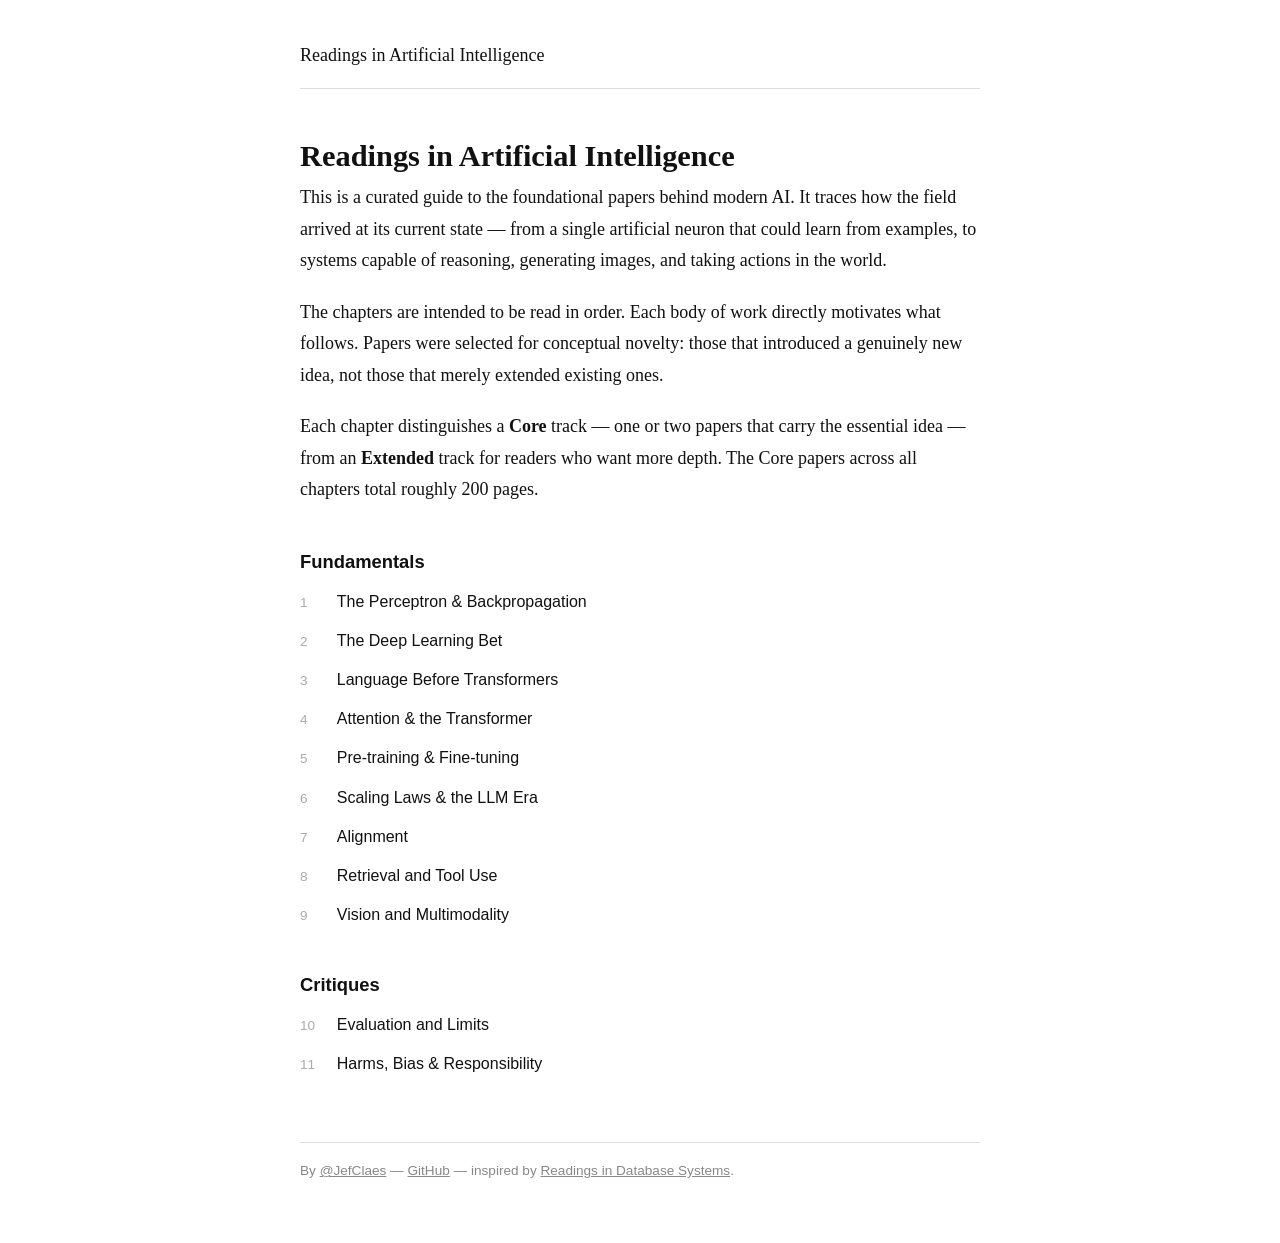
<file: index.html>
<!DOCTYPE html>
<html lang="en">
<head>
    <meta charset="UTF-8">
    <meta name="viewport" content="width=device-width, initial-scale=1.0">
    <meta name="description" content="A curated guide to the foundational papers behind modern AI — neural networks, large language models, computer vision, and agentic systems.">
    <title>Readings in Artificial Intelligence</title>
    <link rel="stylesheet" href="style.css">
</head>
<body>
<div class="container">

    <header>
        <span>Readings in Artificial Intelligence</span>
    </header>

    <h1>Readings in Artificial Intelligence</h1>

    <div class="intro">
        <p>This is a curated guide to the foundational papers behind modern AI. It traces how the field arrived at its current state — from a single artificial neuron that could learn from examples, to systems capable of reasoning, generating images, and taking actions in the world.</p>
        <p>The chapters are intended to be read in order. Each body of work directly motivates what follows. Papers were selected for conceptual novelty: those that introduced a genuinely new idea, not those that merely extended existing ones.</p>
        <p>Each chapter distinguishes a <strong>Core</strong> track — one or two papers that carry the essential idea — from an <strong>Extended</strong> track for readers who want more depth. The Core papers across all chapters total roughly 200 pages.</p>
    </div>

    <h2>Fundamentals</h2>
    <ol class="toc">
        <li>
            <span class="toc-number">1</span>
            <a href="chapters/01-perceptron-backprop.html">The Perceptron &amp; Backpropagation</a>
        </li>
        <li>
            <span class="toc-number">2</span>
            <a href="chapters/02-deep-learning.html">The Deep Learning Bet</a>
        </li>
        <li>
            <span class="toc-number">3</span>
            <a href="chapters/03-word-representations.html">Language Before Transformers</a>
        </li>
        <li>
            <span class="toc-number">4</span>
            <a href="chapters/04-attention-transformer.html">Attention &amp; the Transformer</a>
        </li>
        <li>
            <span class="toc-number">5</span>
            <a href="chapters/05-pretraining.html">Pre-training &amp; Fine-tuning</a>
        </li>
        <li>
            <span class="toc-number">6</span>
            <a href="chapters/06-scaling-llms.html">Scaling Laws &amp; the LLM Era</a>
        </li>
        <li>
            <span class="toc-number">7</span>
            <a href="chapters/07-alignment.html">Alignment</a>
        </li>
        <li>
            <span class="toc-number">8</span>
            <a href="chapters/08-computer-vision.html">Retrieval and Tool Use</a>
        </li>
        <li>
            <span class="toc-number">9</span>
            <a href="chapters/09-agentic-ai.html">Vision and Multimodality</a>
        </li>
    </ol>

    <h2>Critiques</h2>
    <ol class="toc" start="10">
        <li>
            <span class="toc-number">10</span>
            <a href="chapters/10-limits-of-understanding.html">Evaluation and Limits</a>
        </li>
        <li>
            <span class="toc-number">11</span>
            <a href="chapters/11-harms-and-responsibility.html">Harms, Bias &amp; Responsibility</a>
        </li>
    </ol>

    <footer>
        <p>
            By <a href="https://x.com/JefClaes" rel="noopener noreferrer">@JefClaes</a> —
            <a href="https://github.com/JefClaes/readings-in-ai" rel="noopener noreferrer">GitHub</a> —
            inspired by <a href="https://www.redbook.io/" rel="noopener noreferrer">Readings in Database Systems</a>.
        </p>
    </footer>

</div>
</body>
</html>
</file>
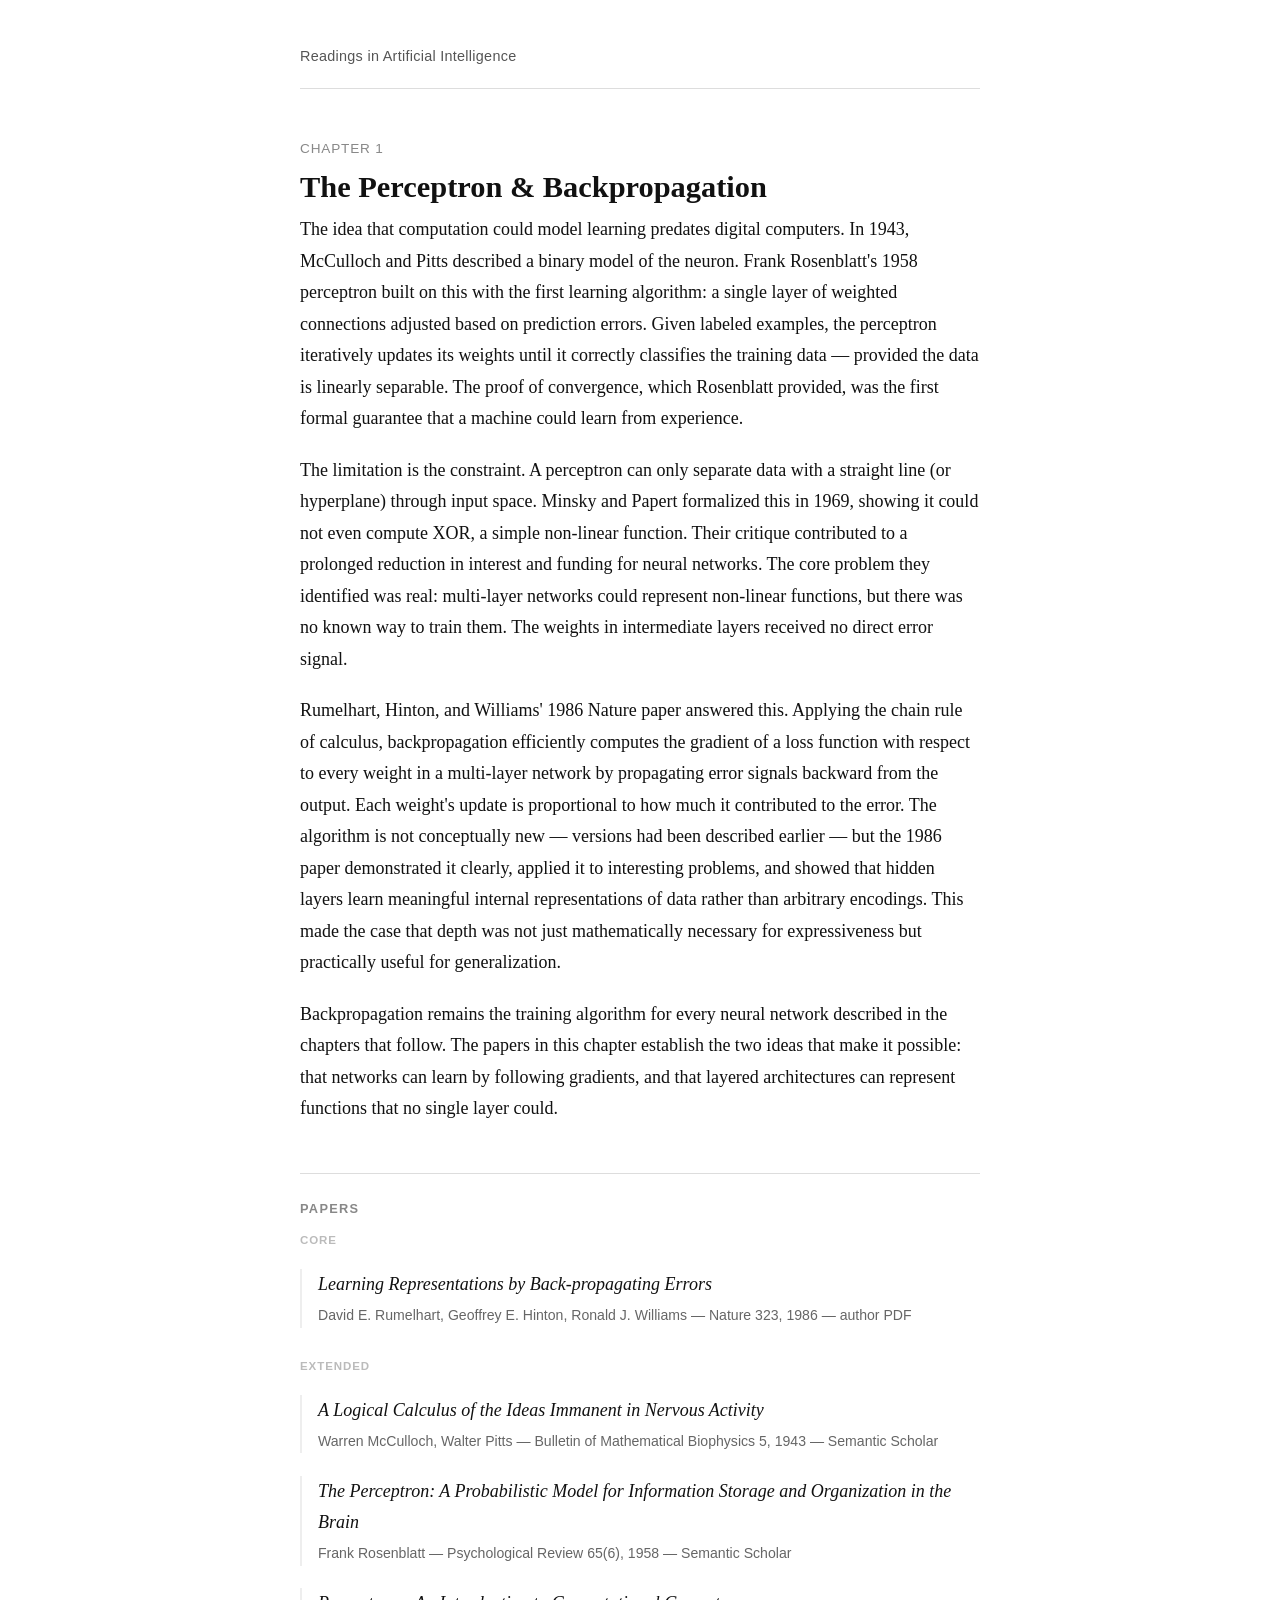
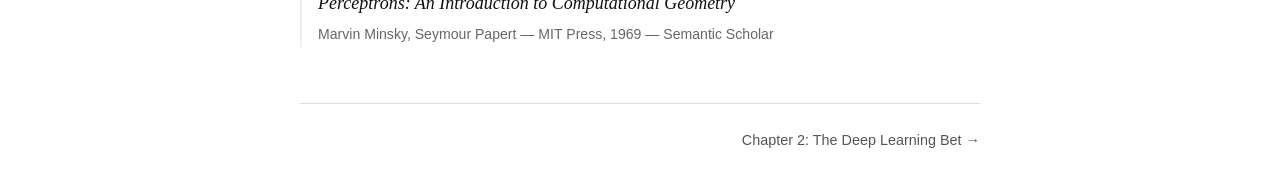
<file: chapters/01-perceptron-backprop.html>
<!DOCTYPE html>
<html lang="en">
<head>
    <meta charset="UTF-8">
    <meta name="viewport" content="width=device-width, initial-scale=1.0">
    <meta name="description" content="The foundational papers on the perceptron and backpropagation — the learning algorithm at the heart of all modern neural networks.">
    <title>1. The Perceptron &amp; Backpropagation — Readings in AI</title>
    <link rel="stylesheet" href="../style.css">
</head>
<body>
<div class="container">

    <header>
        <a href="../index.html">Readings in Artificial Intelligence</a>
    </header>

    <div class="chapter-number">Chapter 1</div>
    <h1>The Perceptron &amp; Backpropagation</h1>

    <p>The idea that computation could model learning predates digital computers. In 1943, McCulloch and Pitts described a binary model of the neuron. Frank Rosenblatt's 1958 perceptron built on this with the first learning algorithm: a single layer of weighted connections adjusted based on prediction errors. Given labeled examples, the perceptron iteratively updates its weights until it correctly classifies the training data — provided the data is linearly separable. The proof of convergence, which Rosenblatt provided, was the first formal guarantee that a machine could learn from experience.</p>

    <p>The limitation is the constraint. A perceptron can only separate data with a straight line (or hyperplane) through input space. Minsky and Papert formalized this in 1969, showing it could not even compute XOR, a simple non-linear function. Their critique contributed to a prolonged reduction in interest and funding for neural networks. The core problem they identified was real: multi-layer networks could represent non-linear functions, but there was no known way to train them. The weights in intermediate layers received no direct error signal.</p>

    <p>Rumelhart, Hinton, and Williams' 1986 Nature paper answered this. Applying the chain rule of calculus, backpropagation efficiently computes the gradient of a loss function with respect to every weight in a multi-layer network by propagating error signals backward from the output. Each weight's update is proportional to how much it contributed to the error. The algorithm is not conceptually new — versions had been described earlier — but the 1986 paper demonstrated it clearly, applied it to interesting problems, and showed that hidden layers learn meaningful internal representations of data rather than arbitrary encodings. This made the case that depth was not just mathematically necessary for expressiveness but practically useful for generalization.</p>

    <p>Backpropagation remains the training algorithm for every neural network described in the chapters that follow. The papers in this chapter establish the two ideas that make it possible: that networks can learn by following gradients, and that layered architectures can represent functions that no single layer could.</p>

    <div class="papers">
        <h2>Papers</h2>
        <h3>Core</h3>
        <ul class="paper-list">
            <li>
                <a href="../papers/01-backprop-hinton-1986.pdf" rel="noopener noreferrer">
                    <span class="paper-title">Learning Representations by Back-propagating Errors</span>
                </a>
                <span class="paper-meta">David E. Rumelhart, Geoffrey E. Hinton, Ronald J. Williams — Nature 323, 1986 — author PDF</span>
            </li>
        </ul>
        <h3>Extended</h3>
        <ul class="paper-list">
            <li>
                <a href="https://www.semanticscholar.org/paper/A-logical-calculus-of-the-ideas-immanent-in-nervous-McCulloch-Pitts/5272dce9cdc8b81cf7ec64cf9d94aec4db37ef4b" rel="noopener noreferrer">
                    <span class="paper-title">A Logical Calculus of the Ideas Immanent in Nervous Activity</span>
                </a>
                <span class="paper-meta">Warren McCulloch, Walter Pitts — Bulletin of Mathematical Biophysics 5, 1943 — Semantic Scholar</span>
            </li>
            <li>
                <a href="../papers/01-perceptron-rosenblatt-1958.pdf" rel="noopener noreferrer">
                    <span class="paper-title">The Perceptron: A Probabilistic Model for Information Storage and Organization in the Brain</span>
                </a>
                <span class="paper-meta">Frank Rosenblatt — Psychological Review 65(6), 1958 — Semantic Scholar</span>
            </li>
            <li>
                <a href="https://www.semanticscholar.org/paper/Perceptrons%3A-An-Introduction-to-Computational-Minsky-Papert/74fbcae4937d67e5b94cefff3d5c399b20f0ab2e" rel="noopener noreferrer">
                    <span class="paper-title">Perceptrons: An Introduction to Computational Geometry</span>
                </a>
                <span class="paper-meta">Marvin Minsky, Seymour Papert — MIT Press, 1969 — Semantic Scholar</span>
            </li>
        </ul>
    </div>

    <nav class="chapter-nav">
        <span class="nav-placeholder"></span>
        <a href="02-deep-learning.html">Chapter 2: The Deep Learning Bet →</a>
    </nav>

</div>
</body>
</html>
</file>
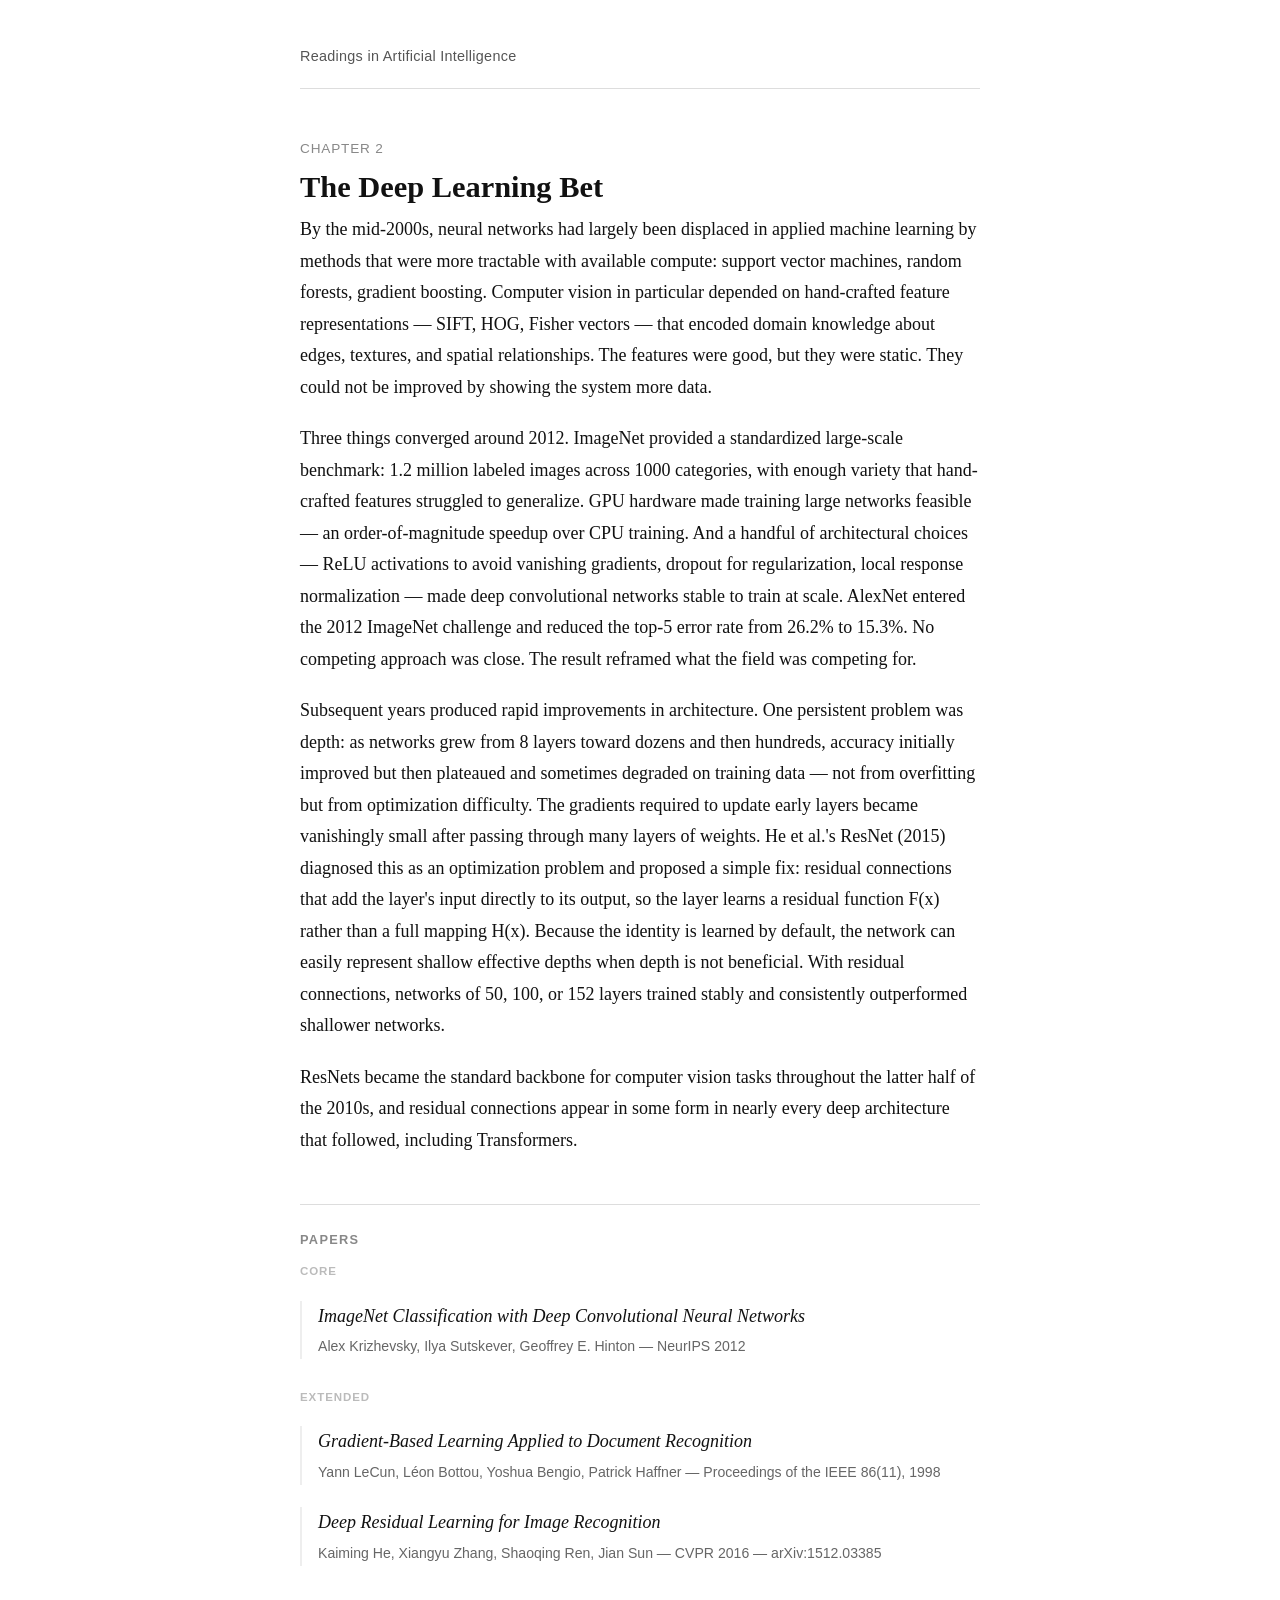
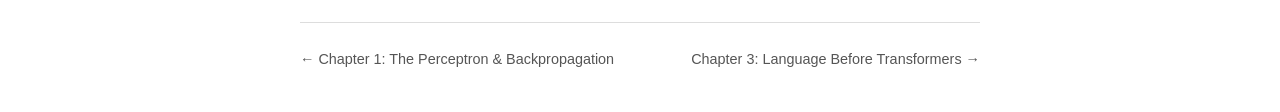
<file: chapters/02-deep-learning.html>
<!DOCTYPE html>
<html lang="en">
<head>
    <meta charset="UTF-8">
    <meta name="viewport" content="width=device-width, initial-scale=1.0">
    <meta name="description" content="How AlexNet and ResNet established deep learning as the dominant approach to computer vision and machine learning.">
    <title>2. The Deep Learning Bet — Readings in AI</title>
    <link rel="stylesheet" href="../style.css">
</head>
<body>
<div class="container">

    <header>
        <a href="../index.html">Readings in Artificial Intelligence</a>
    </header>

    <div class="chapter-number">Chapter 2</div>
    <h1>The Deep Learning Bet</h1>

    <p>By the mid-2000s, neural networks had largely been displaced in applied machine learning by methods that were more tractable with available compute: support vector machines, random forests, gradient boosting. Computer vision in particular depended on hand-crafted feature representations — SIFT, HOG, Fisher vectors — that encoded domain knowledge about edges, textures, and spatial relationships. The features were good, but they were static. They could not be improved by showing the system more data.</p>

    <p>Three things converged around 2012. ImageNet provided a standardized large-scale benchmark: 1.2 million labeled images across 1000 categories, with enough variety that hand-crafted features struggled to generalize. GPU hardware made training large networks feasible — an order-of-magnitude speedup over CPU training. And a handful of architectural choices — ReLU activations to avoid vanishing gradients, dropout for regularization, local response normalization — made deep convolutional networks stable to train at scale. AlexNet entered the 2012 ImageNet challenge and reduced the top-5 error rate from 26.2% to 15.3%. No competing approach was close. The result reframed what the field was competing for.</p>

    <p>Subsequent years produced rapid improvements in architecture. One persistent problem was depth: as networks grew from 8 layers toward dozens and then hundreds, accuracy initially improved but then plateaued and sometimes degraded on training data — not from overfitting but from optimization difficulty. The gradients required to update early layers became vanishingly small after passing through many layers of weights. He et al.'s ResNet (2015) diagnosed this as an optimization problem and proposed a simple fix: residual connections that add the layer's input directly to its output, so the layer learns a residual function F(x) rather than a full mapping H(x). Because the identity is learned by default, the network can easily represent shallow effective depths when depth is not beneficial. With residual connections, networks of 50, 100, or 152 layers trained stably and consistently outperformed shallower networks.</p>

    <p>ResNets became the standard backbone for computer vision tasks throughout the latter half of the 2010s, and residual connections appear in some form in nearly every deep architecture that followed, including Transformers.</p>

    <div class="papers">
        <h2>Papers</h2>
        <h3>Core</h3>
        <ul class="paper-list">
            <li>
                <a href="../papers/02-alexnet-krizhevsky-2012.pdf" rel="noopener noreferrer">
                    <span class="paper-title">ImageNet Classification with Deep Convolutional Neural Networks</span>
                </a>
                <span class="paper-meta">Alex Krizhevsky, Ilya Sutskever, Geoffrey E. Hinton — NeurIPS 2012</span>
            </li>
        </ul>
        <h3>Extended</h3>
        <ul class="paper-list">
            <li>
                <a href="http://vision.stanford.edu/cs598_spring07/papers/Lecun98.pdf" rel="noopener noreferrer">
                    <span class="paper-title">Gradient-Based Learning Applied to Document Recognition</span>
                </a>
                <span class="paper-meta">Yann LeCun, Léon Bottou, Yoshua Bengio, Patrick Haffner — Proceedings of the IEEE 86(11), 1998</span>
            </li>
            <li>
                <a href="../papers/02-resnet-he-2015.pdf" rel="noopener noreferrer">
                    <span class="paper-title">Deep Residual Learning for Image Recognition</span>
                </a>
                <span class="paper-meta">Kaiming He, Xiangyu Zhang, Shaoqing Ren, Jian Sun — CVPR 2016 — arXiv:1512.03385</span>
            </li>
        </ul>
    </div>

    <nav class="chapter-nav">
        <a href="01-perceptron-backprop.html">← Chapter 1: The Perceptron &amp; Backpropagation</a>
        <a href="03-word-representations.html">Chapter 3: Language Before Transformers →</a>
    </nav>

</div>
</body>
</html>
</file>
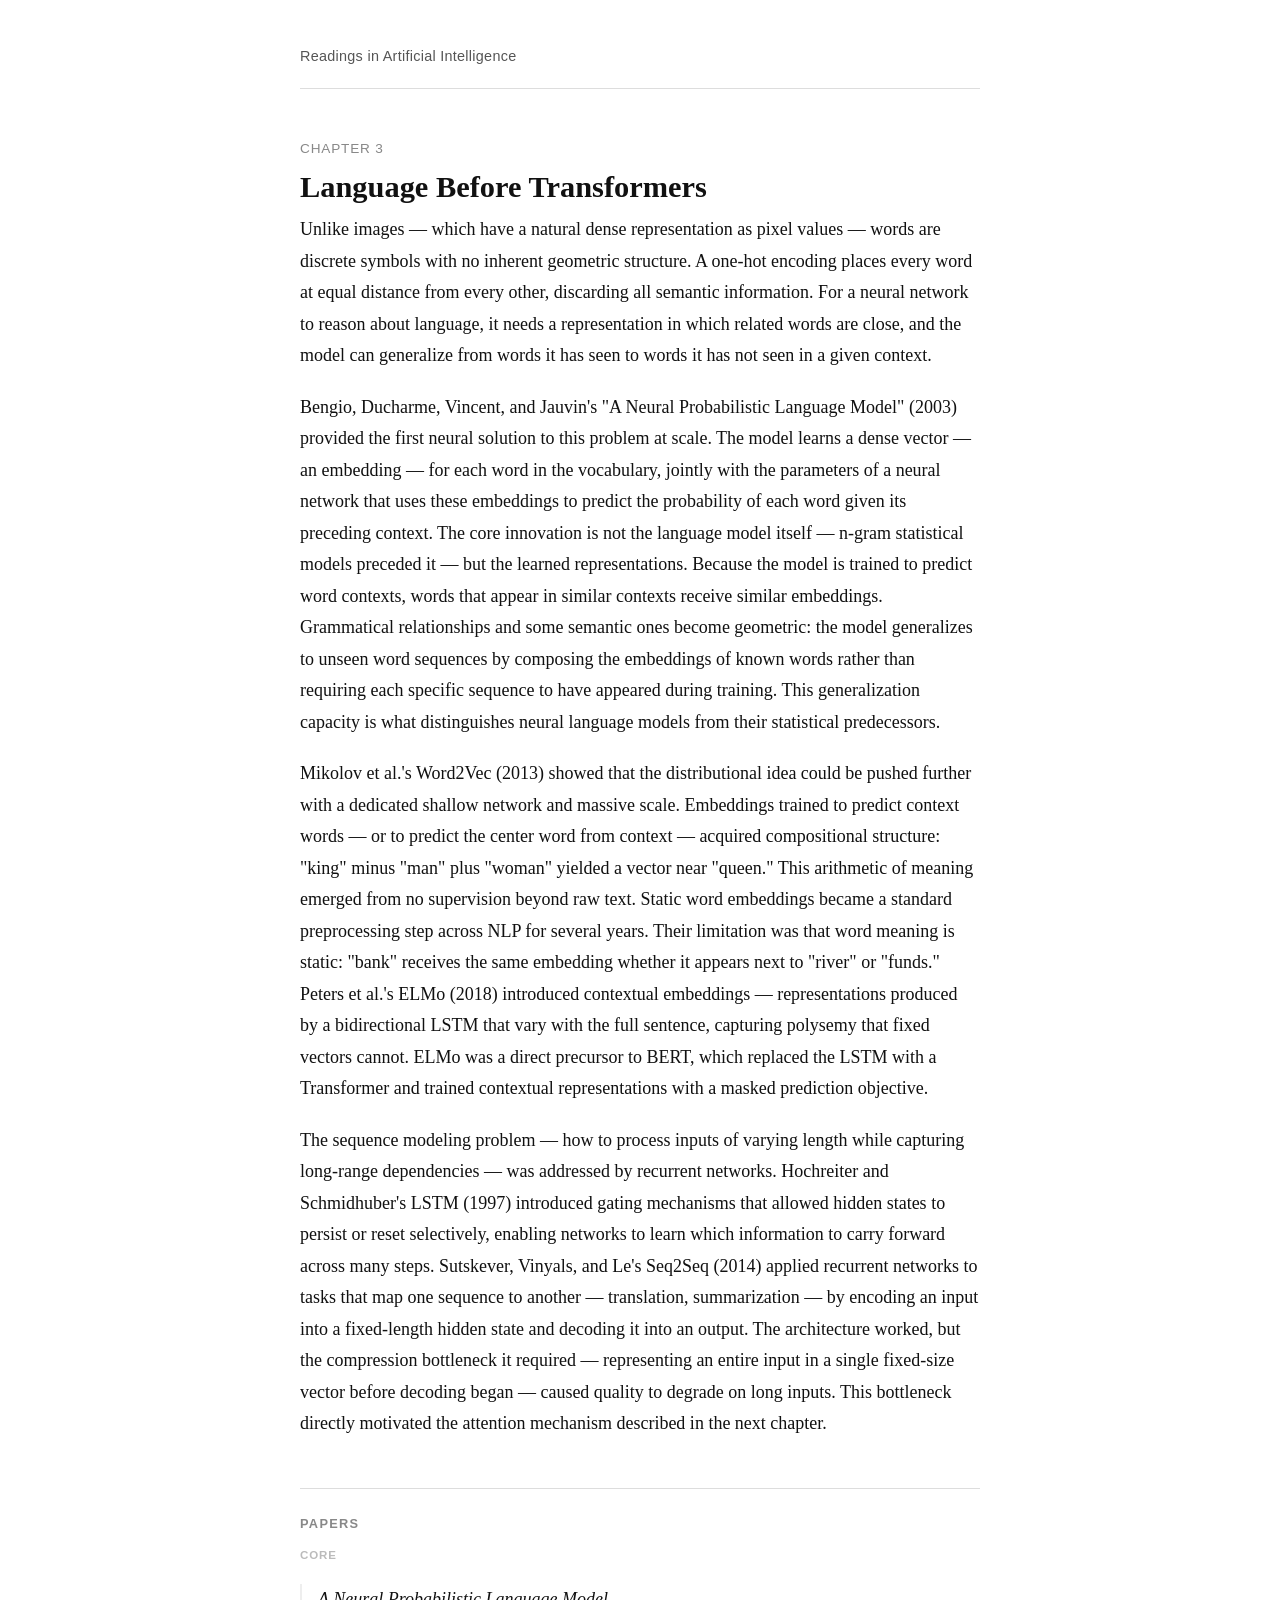
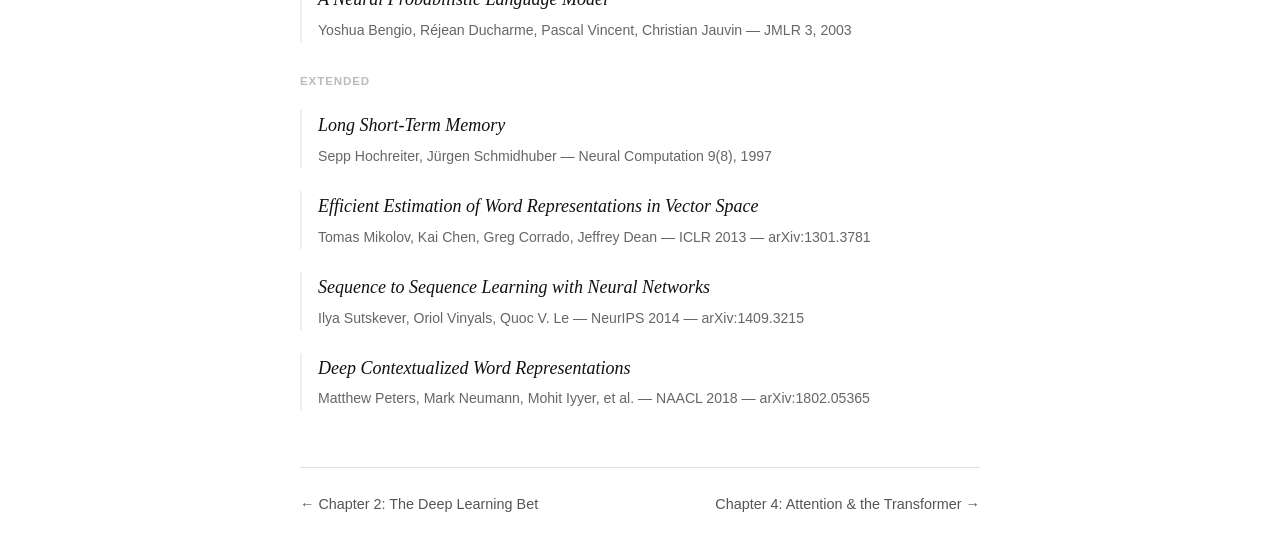
<file: chapters/03-word-representations.html>
<!DOCTYPE html>
<html lang="en">
<head>
    <meta charset="UTF-8">
    <meta name="viewport" content="width=device-width, initial-scale=1.0">
    <meta name="description" content="Bengio et al.'s neural probabilistic language model and the distributional tradition it established — the bridge from symbolic NLP to the Transformer era.">
    <title>3. Language Before Transformers — Readings in AI</title>
    <link rel="stylesheet" href="../style.css">
</head>
<body>
<div class="container">

    <header>
        <a href="../index.html">Readings in Artificial Intelligence</a>
    </header>

    <div class="chapter-number">Chapter 3</div>
    <h1>Language Before Transformers</h1>

    <p>Unlike images — which have a natural dense representation as pixel values — words are discrete symbols with no inherent geometric structure. A one-hot encoding places every word at equal distance from every other, discarding all semantic information. For a neural network to reason about language, it needs a representation in which related words are close, and the model can generalize from words it has seen to words it has not seen in a given context.</p>

    <p>Bengio, Ducharme, Vincent, and Jauvin's "A Neural Probabilistic Language Model" (2003) provided the first neural solution to this problem at scale. The model learns a dense vector — an embedding — for each word in the vocabulary, jointly with the parameters of a neural network that uses these embeddings to predict the probability of each word given its preceding context. The core innovation is not the language model itself — n-gram statistical models preceded it — but the learned representations. Because the model is trained to predict word contexts, words that appear in similar contexts receive similar embeddings. Grammatical relationships and some semantic ones become geometric: the model generalizes to unseen word sequences by composing the embeddings of known words rather than requiring each specific sequence to have appeared during training. This generalization capacity is what distinguishes neural language models from their statistical predecessors.</p>

    <p>Mikolov et al.'s Word2Vec (2013) showed that the distributional idea could be pushed further with a dedicated shallow network and massive scale. Embeddings trained to predict context words — or to predict the center word from context — acquired compositional structure: "king" minus "man" plus "woman" yielded a vector near "queen." This arithmetic of meaning emerged from no supervision beyond raw text. Static word embeddings became a standard preprocessing step across NLP for several years. Their limitation was that word meaning is static: "bank" receives the same embedding whether it appears next to "river" or "funds." Peters et al.'s ELMo (2018) introduced contextual embeddings — representations produced by a bidirectional LSTM that vary with the full sentence, capturing polysemy that fixed vectors cannot. ELMo was a direct precursor to BERT, which replaced the LSTM with a Transformer and trained contextual representations with a masked prediction objective.</p>

    <p>The sequence modeling problem — how to process inputs of varying length while capturing long-range dependencies — was addressed by recurrent networks. Hochreiter and Schmidhuber's LSTM (1997) introduced gating mechanisms that allowed hidden states to persist or reset selectively, enabling networks to learn which information to carry forward across many steps. Sutskever, Vinyals, and Le's Seq2Seq (2014) applied recurrent networks to tasks that map one sequence to another — translation, summarization — by encoding an input into a fixed-length hidden state and decoding it into an output. The architecture worked, but the compression bottleneck it required — representing an entire input in a single fixed-size vector before decoding began — caused quality to degrade on long inputs. This bottleneck directly motivated the attention mechanism described in the next chapter.</p>

    <div class="papers">
        <h2>Papers</h2>
        <h3>Core</h3>
        <ul class="paper-list">
            <li>
                <a href="https://www.jmlr.org/papers/volume3/bengio03a/bengio03a.pdf" rel="noopener noreferrer">
                    <span class="paper-title">A Neural Probabilistic Language Model</span>
                </a>
                <span class="paper-meta">Yoshua Bengio, Réjean Ducharme, Pascal Vincent, Christian Jauvin — JMLR 3, 2003</span>
            </li>
        </ul>
        <h3>Extended</h3>
        <ul class="paper-list">
            <li>
                <a href="https://www.bioinf.jku.at/publications/older/2604.pdf" rel="noopener noreferrer">
                    <span class="paper-title">Long Short-Term Memory</span>
                </a>
                <span class="paper-meta">Sepp Hochreiter, Jürgen Schmidhuber — Neural Computation 9(8), 1997</span>
            </li>
            <li>
                <a href="../papers/03-word2vec-mikolov-2013.pdf" rel="noopener noreferrer">
                    <span class="paper-title">Efficient Estimation of Word Representations in Vector Space</span>
                </a>
                <span class="paper-meta">Tomas Mikolov, Kai Chen, Greg Corrado, Jeffrey Dean — ICLR 2013 — arXiv:1301.3781</span>
            </li>
            <li>
                <a href="../papers/03-seq2seq-sutskever-2014.pdf" rel="noopener noreferrer">
                    <span class="paper-title">Sequence to Sequence Learning with Neural Networks</span>
                </a>
                <span class="paper-meta">Ilya Sutskever, Oriol Vinyals, Quoc V. Le — NeurIPS 2014 — arXiv:1409.3215</span>
            </li>
            <li>
                <a href="https://arxiv.org/abs/1802.05365" rel="noopener noreferrer">
                    <span class="paper-title">Deep Contextualized Word Representations</span>
                </a>
                <span class="paper-meta">Matthew Peters, Mark Neumann, Mohit Iyyer, et al. — NAACL 2018 — arXiv:1802.05365</span>
            </li>
        </ul>
    </div>

    <nav class="chapter-nav">
        <a href="02-deep-learning.html">← Chapter 2: The Deep Learning Bet</a>
        <a href="04-attention-transformer.html">Chapter 4: Attention &amp; the Transformer →</a>
    </nav>

</div>
</body>
</html>
</file>
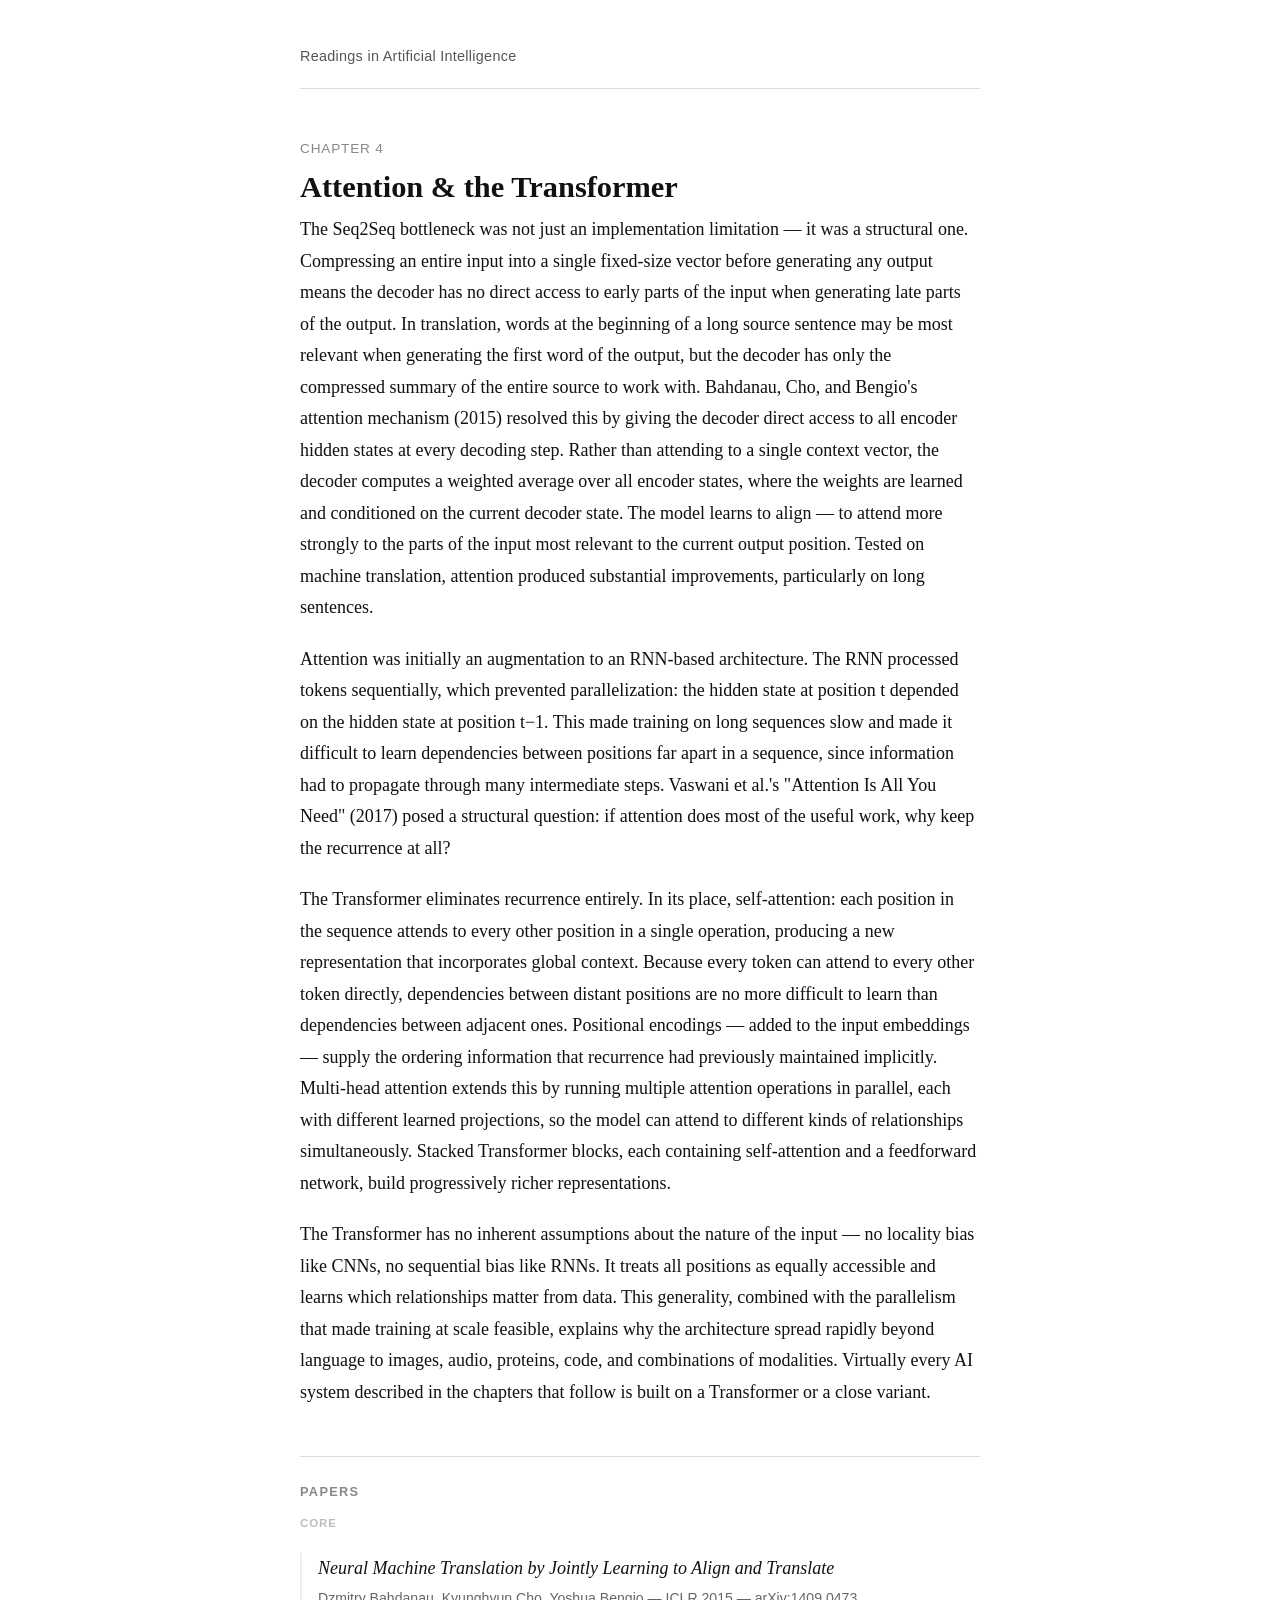
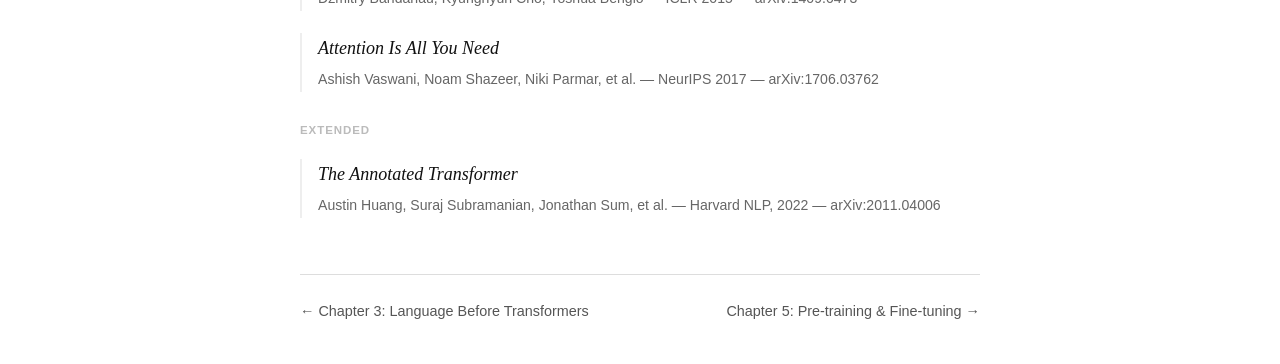
<file: chapters/04-attention-transformer.html>
<!DOCTYPE html>
<html lang="en">
<head>
    <meta charset="UTF-8">
    <meta name="viewport" content="width=device-width, initial-scale=1.0">
    <meta name="description" content="The attention mechanism and the Transformer architecture — the foundation of virtually all modern AI systems.">
    <title>4. Attention &amp; the Transformer — Readings in AI</title>
    <link rel="stylesheet" href="../style.css">
</head>
<body>
<div class="container">

    <header>
        <a href="../index.html">Readings in Artificial Intelligence</a>
    </header>

    <div class="chapter-number">Chapter 4</div>
    <h1>Attention &amp; the Transformer</h1>

    <p>The Seq2Seq bottleneck was not just an implementation limitation — it was a structural one. Compressing an entire input into a single fixed-size vector before generating any output means the decoder has no direct access to early parts of the input when generating late parts of the output. In translation, words at the beginning of a long source sentence may be most relevant when generating the first word of the output, but the decoder has only the compressed summary of the entire source to work with. Bahdanau, Cho, and Bengio's attention mechanism (2015) resolved this by giving the decoder direct access to all encoder hidden states at every decoding step. Rather than attending to a single context vector, the decoder computes a weighted average over all encoder states, where the weights are learned and conditioned on the current decoder state. The model learns to align — to attend more strongly to the parts of the input most relevant to the current output position. Tested on machine translation, attention produced substantial improvements, particularly on long sentences.</p>

    <p>Attention was initially an augmentation to an RNN-based architecture. The RNN processed tokens sequentially, which prevented parallelization: the hidden state at position t depended on the hidden state at position t−1. This made training on long sequences slow and made it difficult to learn dependencies between positions far apart in a sequence, since information had to propagate through many intermediate steps. Vaswani et al.'s "Attention Is All You Need" (2017) posed a structural question: if attention does most of the useful work, why keep the recurrence at all?</p>

    <p>The Transformer eliminates recurrence entirely. In its place, self-attention: each position in the sequence attends to every other position in a single operation, producing a new representation that incorporates global context. Because every token can attend to every other token directly, dependencies between distant positions are no more difficult to learn than dependencies between adjacent ones. Positional encodings — added to the input embeddings — supply the ordering information that recurrence had previously maintained implicitly. Multi-head attention extends this by running multiple attention operations in parallel, each with different learned projections, so the model can attend to different kinds of relationships simultaneously. Stacked Transformer blocks, each containing self-attention and a feedforward network, build progressively richer representations.</p>

    <p>The Transformer has no inherent assumptions about the nature of the input — no locality bias like CNNs, no sequential bias like RNNs. It treats all positions as equally accessible and learns which relationships matter from data. This generality, combined with the parallelism that made training at scale feasible, explains why the architecture spread rapidly beyond language to images, audio, proteins, code, and combinations of modalities. Virtually every AI system described in the chapters that follow is built on a Transformer or a close variant.</p>

    <div class="papers">
        <h2>Papers</h2>
        <h3>Core</h3>
        <ul class="paper-list">
            <li>
                <a href="../papers/04-attention-bahdanau-2014.pdf" rel="noopener noreferrer">
                    <span class="paper-title">Neural Machine Translation by Jointly Learning to Align and Translate</span>
                </a>
                <span class="paper-meta">Dzmitry Bahdanau, Kyunghyun Cho, Yoshua Bengio — ICLR 2015 — arXiv:1409.0473</span>
            </li>
            <li>
                <a href="../papers/04-transformer-vaswani-2017.pdf" rel="noopener noreferrer">
                    <span class="paper-title">Attention Is All You Need</span>
                </a>
                <span class="paper-meta">Ashish Vaswani, Noam Shazeer, Niki Parmar, et al. — NeurIPS 2017 — arXiv:1706.03762</span>
            </li>
        </ul>
        <h3>Extended</h3>
        <ul class="paper-list">
            <li>
                <a href="https://arxiv.org/abs/2011.04006" rel="noopener noreferrer">
                    <span class="paper-title">The Annotated Transformer</span>
                </a>
                <span class="paper-meta">Austin Huang, Suraj Subramanian, Jonathan Sum, et al. — Harvard NLP, 2022 — arXiv:2011.04006</span>
            </li>
        </ul>
    </div>

    <nav class="chapter-nav">
        <a href="03-word-representations.html">← Chapter 3: Language Before Transformers</a>
        <a href="05-pretraining.html">Chapter 5: Pre-training &amp; Fine-tuning →</a>
    </nav>

</div>
</body>
</html>
</file>
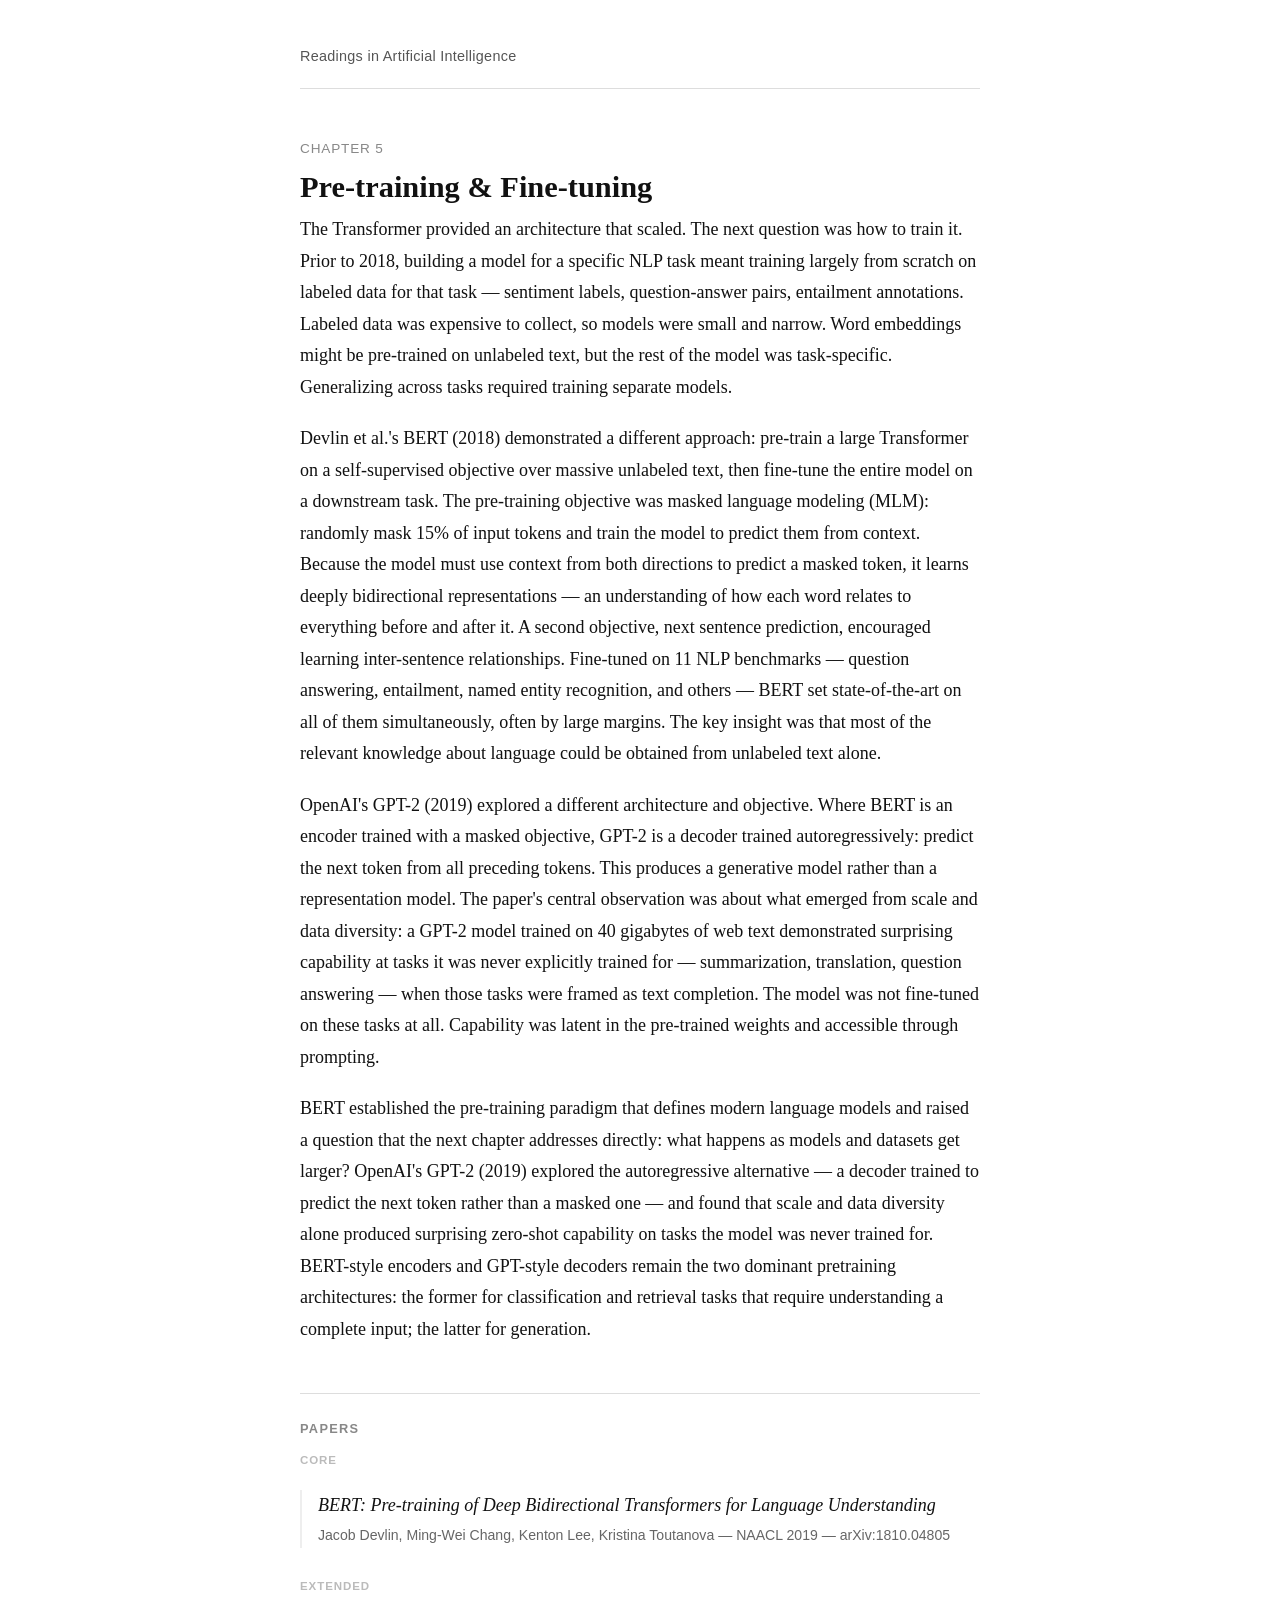
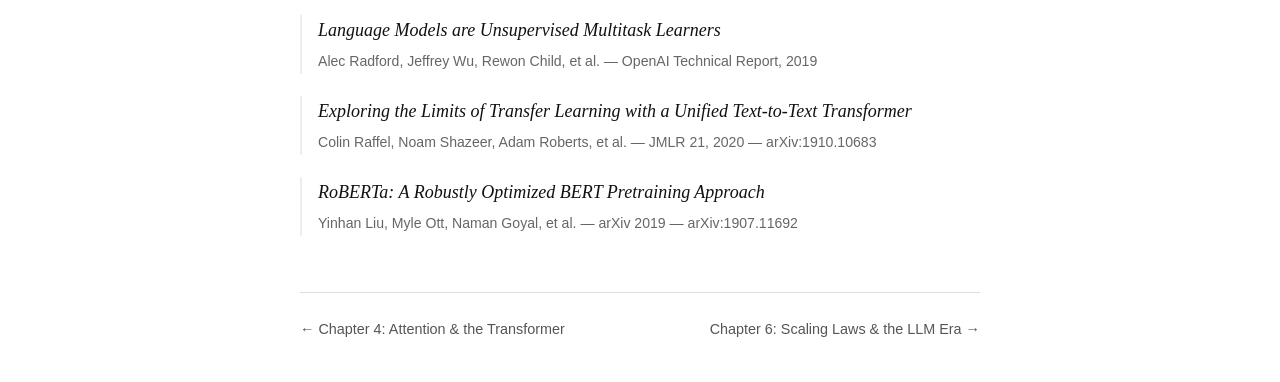
<file: chapters/05-pretraining.html>
<!DOCTYPE html>
<html lang="en">
<head>
    <meta charset="UTF-8">
    <meta name="viewport" content="width=device-width, initial-scale=1.0">
    <meta name="description" content="BERT and GPT-2 — how pre-training on unlabeled text and fine-tuning established the dominant paradigm in NLP.">
    <title>5. Pre-training &amp; Fine-tuning — Readings in AI</title>
    <link rel="stylesheet" href="../style.css">
</head>
<body>
<div class="container">

    <header>
        <a href="../index.html">Readings in Artificial Intelligence</a>
    </header>

    <div class="chapter-number">Chapter 5</div>
    <h1>Pre-training &amp; Fine-tuning</h1>

    <p>The Transformer provided an architecture that scaled. The next question was how to train it. Prior to 2018, building a model for a specific NLP task meant training largely from scratch on labeled data for that task — sentiment labels, question-answer pairs, entailment annotations. Labeled data was expensive to collect, so models were small and narrow. Word embeddings might be pre-trained on unlabeled text, but the rest of the model was task-specific. Generalizing across tasks required training separate models.</p>

    <p>Devlin et al.'s BERT (2018) demonstrated a different approach: pre-train a large Transformer on a self-supervised objective over massive unlabeled text, then fine-tune the entire model on a downstream task. The pre-training objective was masked language modeling (MLM): randomly mask 15% of input tokens and train the model to predict them from context. Because the model must use context from both directions to predict a masked token, it learns deeply bidirectional representations — an understanding of how each word relates to everything before and after it. A second objective, next sentence prediction, encouraged learning inter-sentence relationships. Fine-tuned on 11 NLP benchmarks — question answering, entailment, named entity recognition, and others — BERT set state-of-the-art on all of them simultaneously, often by large margins. The key insight was that most of the relevant knowledge about language could be obtained from unlabeled text alone.</p>

    <p>OpenAI's GPT-2 (2019) explored a different architecture and objective. Where BERT is an encoder trained with a masked objective, GPT-2 is a decoder trained autoregressively: predict the next token from all preceding tokens. This produces a generative model rather than a representation model. The paper's central observation was about what emerged from scale and data diversity: a GPT-2 model trained on 40 gigabytes of web text demonstrated surprising capability at tasks it was never explicitly trained for — summarization, translation, question answering — when those tasks were framed as text completion. The model was not fine-tuned on these tasks at all. Capability was latent in the pre-trained weights and accessible through prompting.</p>

    <p>BERT established the pre-training paradigm that defines modern language models and raised a question that the next chapter addresses directly: what happens as models and datasets get larger? OpenAI's GPT-2 (2019) explored the autoregressive alternative — a decoder trained to predict the next token rather than a masked one — and found that scale and data diversity alone produced surprising zero-shot capability on tasks the model was never trained for. BERT-style encoders and GPT-style decoders remain the two dominant pretraining architectures: the former for classification and retrieval tasks that require understanding a complete input; the latter for generation.</p>

    <div class="papers">
        <h2>Papers</h2>
        <h3>Core</h3>
        <ul class="paper-list">
            <li>
                <a href="../papers/05-bert-devlin-2018.pdf" rel="noopener noreferrer">
                    <span class="paper-title">BERT: Pre-training of Deep Bidirectional Transformers for Language Understanding</span>
                </a>
                <span class="paper-meta">Jacob Devlin, Ming-Wei Chang, Kenton Lee, Kristina Toutanova — NAACL 2019 — arXiv:1810.04805</span>
            </li>
        </ul>
        <h3>Extended</h3>
        <ul class="paper-list">
            <li>
                <a href="../papers/05-gpt2-radford-2019.pdf" rel="noopener noreferrer">
                    <span class="paper-title">Language Models are Unsupervised Multitask Learners</span>
                </a>
                <span class="paper-meta">Alec Radford, Jeffrey Wu, Rewon Child, et al. — OpenAI Technical Report, 2019</span>
            </li>
            <li>
                <a href="https://arxiv.org/abs/1910.10683" rel="noopener noreferrer">
                    <span class="paper-title">Exploring the Limits of Transfer Learning with a Unified Text-to-Text Transformer</span>
                </a>
                <span class="paper-meta">Colin Raffel, Noam Shazeer, Adam Roberts, et al. — JMLR 21, 2020 — arXiv:1910.10683</span>
            </li>
            <li>
                <a href="https://arxiv.org/abs/1907.11692" rel="noopener noreferrer">
                    <span class="paper-title">RoBERTa: A Robustly Optimized BERT Pretraining Approach</span>
                </a>
                <span class="paper-meta">Yinhan Liu, Myle Ott, Naman Goyal, et al. — arXiv 2019 — arXiv:1907.11692</span>
            </li>
        </ul>
    </div>

    <nav class="chapter-nav">
        <a href="04-attention-transformer.html">← Chapter 4: Attention &amp; the Transformer</a>
        <a href="06-scaling-llms.html">Chapter 6: Scaling Laws &amp; the LLM Era →</a>
    </nav>

</div>
</body>
</html>
</file>
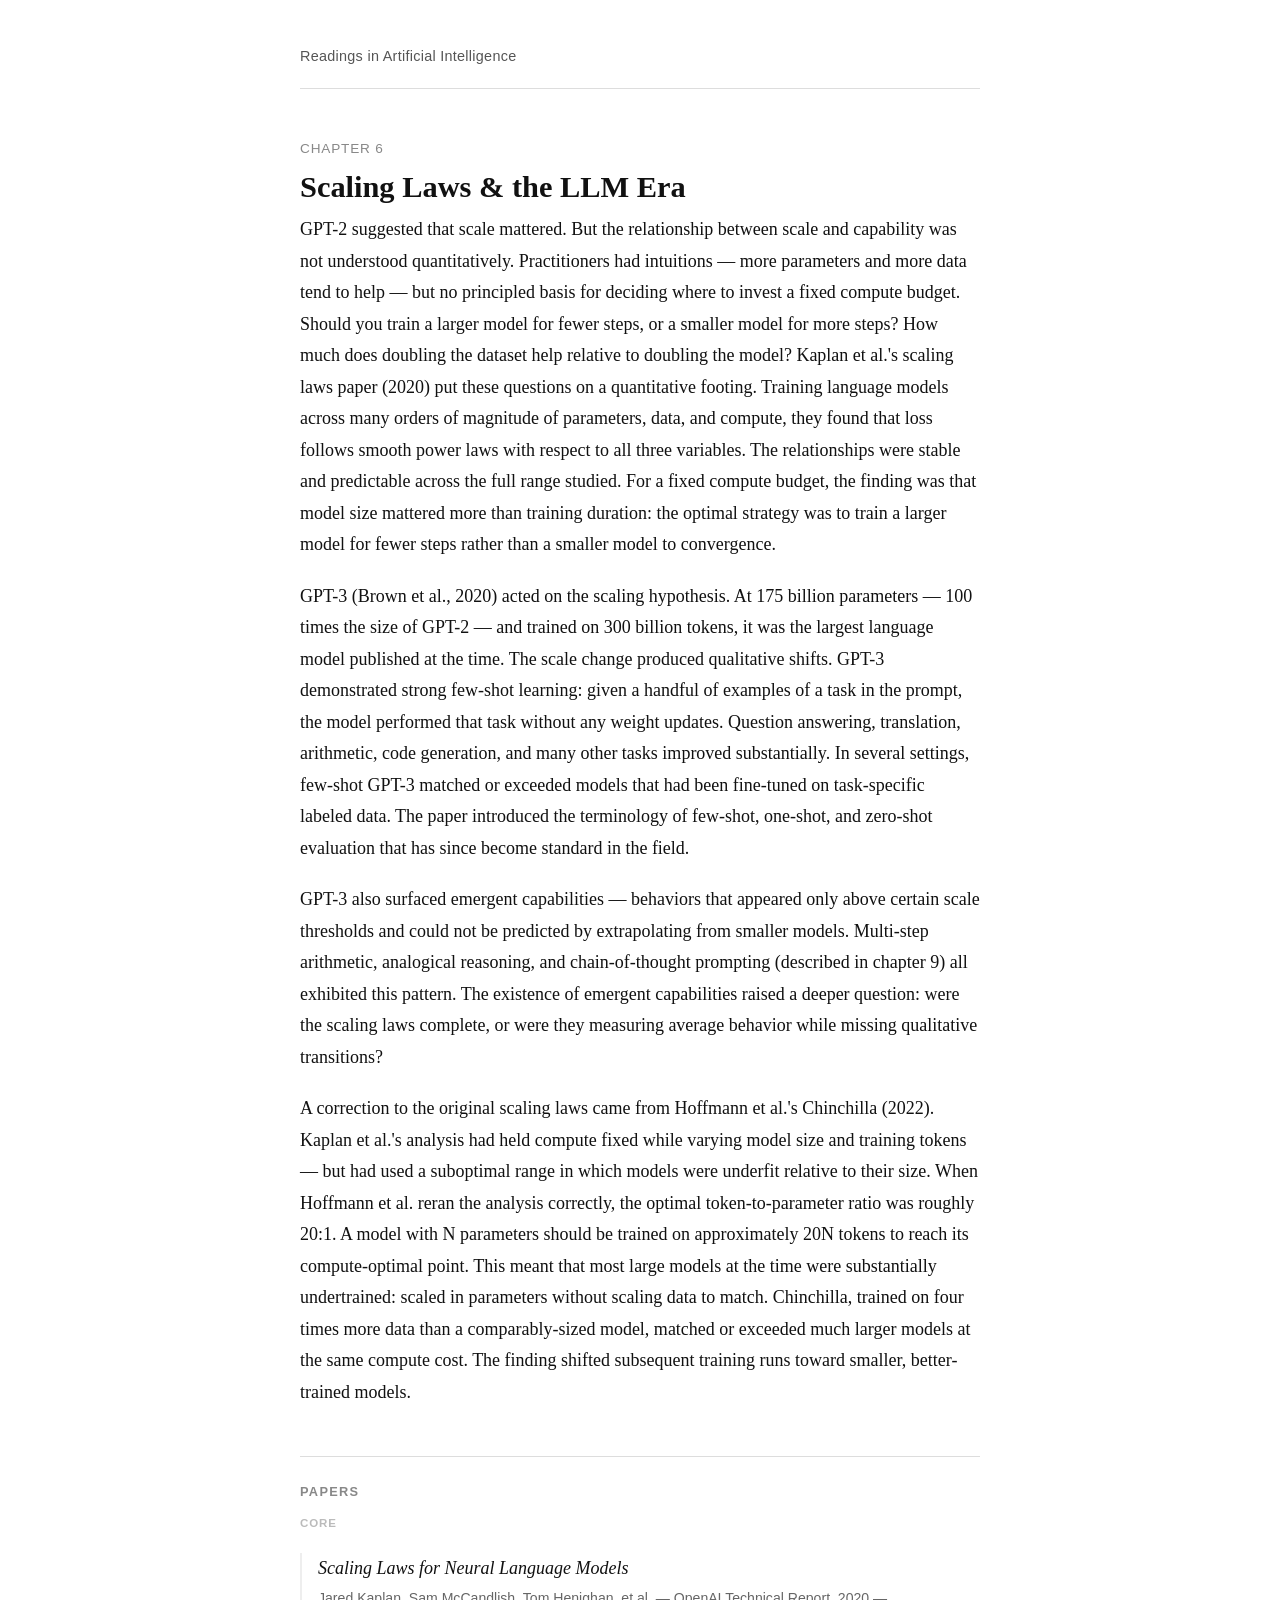
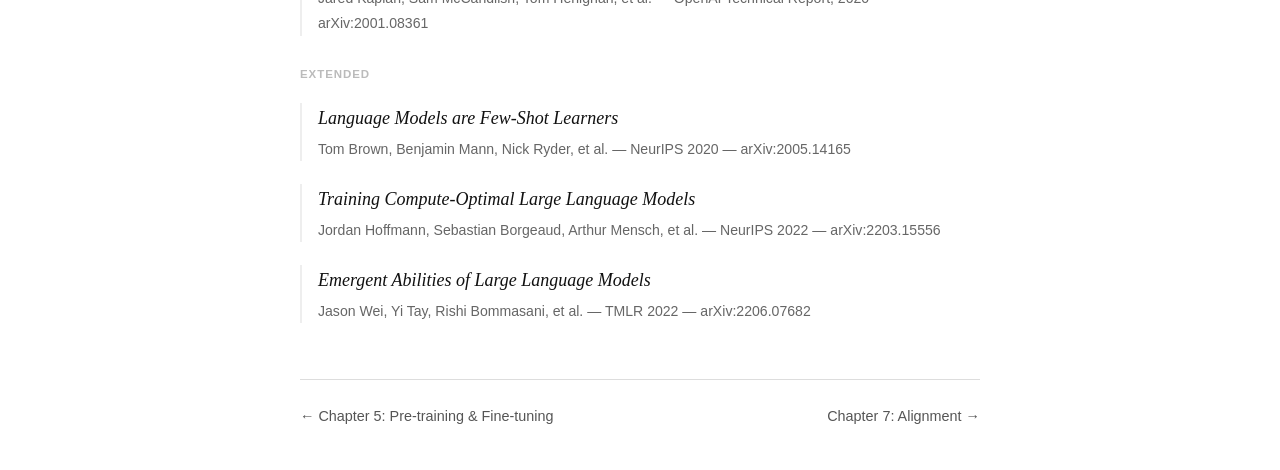
<file: chapters/06-scaling-llms.html>
<!DOCTYPE html>
<html lang="en">
<head>
    <meta charset="UTF-8">
    <meta name="viewport" content="width=device-width, initial-scale=1.0">
    <meta name="description" content="Scaling Laws, GPT-3, and Chinchilla — the quantitative foundations of large language models and what emerged from training at scale.">
    <title>6. Scaling Laws &amp; the LLM Era — Readings in AI</title>
    <link rel="stylesheet" href="../style.css">
</head>
<body>
<div class="container">

    <header>
        <a href="../index.html">Readings in Artificial Intelligence</a>
    </header>

    <div class="chapter-number">Chapter 6</div>
    <h1>Scaling Laws &amp; the LLM Era</h1>

    <p>GPT-2 suggested that scale mattered. But the relationship between scale and capability was not understood quantitatively. Practitioners had intuitions — more parameters and more data tend to help — but no principled basis for deciding where to invest a fixed compute budget. Should you train a larger model for fewer steps, or a smaller model for more steps? How much does doubling the dataset help relative to doubling the model? Kaplan et al.'s scaling laws paper (2020) put these questions on a quantitative footing. Training language models across many orders of magnitude of parameters, data, and compute, they found that loss follows smooth power laws with respect to all three variables. The relationships were stable and predictable across the full range studied. For a fixed compute budget, the finding was that model size mattered more than training duration: the optimal strategy was to train a larger model for fewer steps rather than a smaller model to convergence.</p>

    <p>GPT-3 (Brown et al., 2020) acted on the scaling hypothesis. At 175 billion parameters — 100 times the size of GPT-2 — and trained on 300 billion tokens, it was the largest language model published at the time. The scale change produced qualitative shifts. GPT-3 demonstrated strong few-shot learning: given a handful of examples of a task in the prompt, the model performed that task without any weight updates. Question answering, translation, arithmetic, code generation, and many other tasks improved substantially. In several settings, few-shot GPT-3 matched or exceeded models that had been fine-tuned on task-specific labeled data. The paper introduced the terminology of few-shot, one-shot, and zero-shot evaluation that has since become standard in the field.</p>

    <p>GPT-3 also surfaced emergent capabilities — behaviors that appeared only above certain scale thresholds and could not be predicted by extrapolating from smaller models. Multi-step arithmetic, analogical reasoning, and chain-of-thought prompting (described in chapter 9) all exhibited this pattern. The existence of emergent capabilities raised a deeper question: were the scaling laws complete, or were they measuring average behavior while missing qualitative transitions?</p>

    <p>A correction to the original scaling laws came from Hoffmann et al.'s Chinchilla (2022). Kaplan et al.'s analysis had held compute fixed while varying model size and training tokens — but had used a suboptimal range in which models were underfit relative to their size. When Hoffmann et al. reran the analysis correctly, the optimal token-to-parameter ratio was roughly 20:1. A model with N parameters should be trained on approximately 20N tokens to reach its compute-optimal point. This meant that most large models at the time were substantially undertrained: scaled in parameters without scaling data to match. Chinchilla, trained on four times more data than a comparably-sized model, matched or exceeded much larger models at the same compute cost. The finding shifted subsequent training runs toward smaller, better-trained models.</p>

    <div class="papers">
        <h2>Papers</h2>
        <h3>Core</h3>
        <ul class="paper-list">
            <li>
                <a href="../papers/06-scaling-laws-kaplan-2020.pdf" rel="noopener noreferrer">
                    <span class="paper-title">Scaling Laws for Neural Language Models</span>
                </a>
                <span class="paper-meta">Jared Kaplan, Sam McCandlish, Tom Henighan, et al. — OpenAI Technical Report, 2020 — arXiv:2001.08361</span>
            </li>
        </ul>
        <h3>Extended</h3>
        <ul class="paper-list">
            <li>
                <a href="../papers/06-gpt3-brown-2020.pdf" rel="noopener noreferrer">
                    <span class="paper-title">Language Models are Few-Shot Learners</span>
                </a>
                <span class="paper-meta">Tom Brown, Benjamin Mann, Nick Ryder, et al. — NeurIPS 2020 — arXiv:2005.14165</span>
            </li>
            <li>
                <a href="../papers/06-chinchilla-hoffmann-2022.pdf" rel="noopener noreferrer">
                    <span class="paper-title">Training Compute-Optimal Large Language Models</span>
                </a>
                <span class="paper-meta">Jordan Hoffmann, Sebastian Borgeaud, Arthur Mensch, et al. — NeurIPS 2022 — arXiv:2203.15556</span>
            </li>
            <li>
                <a href="https://arxiv.org/abs/2206.07682" rel="noopener noreferrer">
                    <span class="paper-title">Emergent Abilities of Large Language Models</span>
                </a>
                <span class="paper-meta">Jason Wei, Yi Tay, Rishi Bommasani, et al. — TMLR 2022 — arXiv:2206.07682</span>
            </li>
        </ul>
    </div>

    <nav class="chapter-nav">
        <a href="05-pretraining.html">← Chapter 5: Pre-training &amp; Fine-tuning</a>
        <a href="07-alignment.html">Chapter 7: Alignment →</a>
    </nav>

</div>
</body>
</html>
</file>
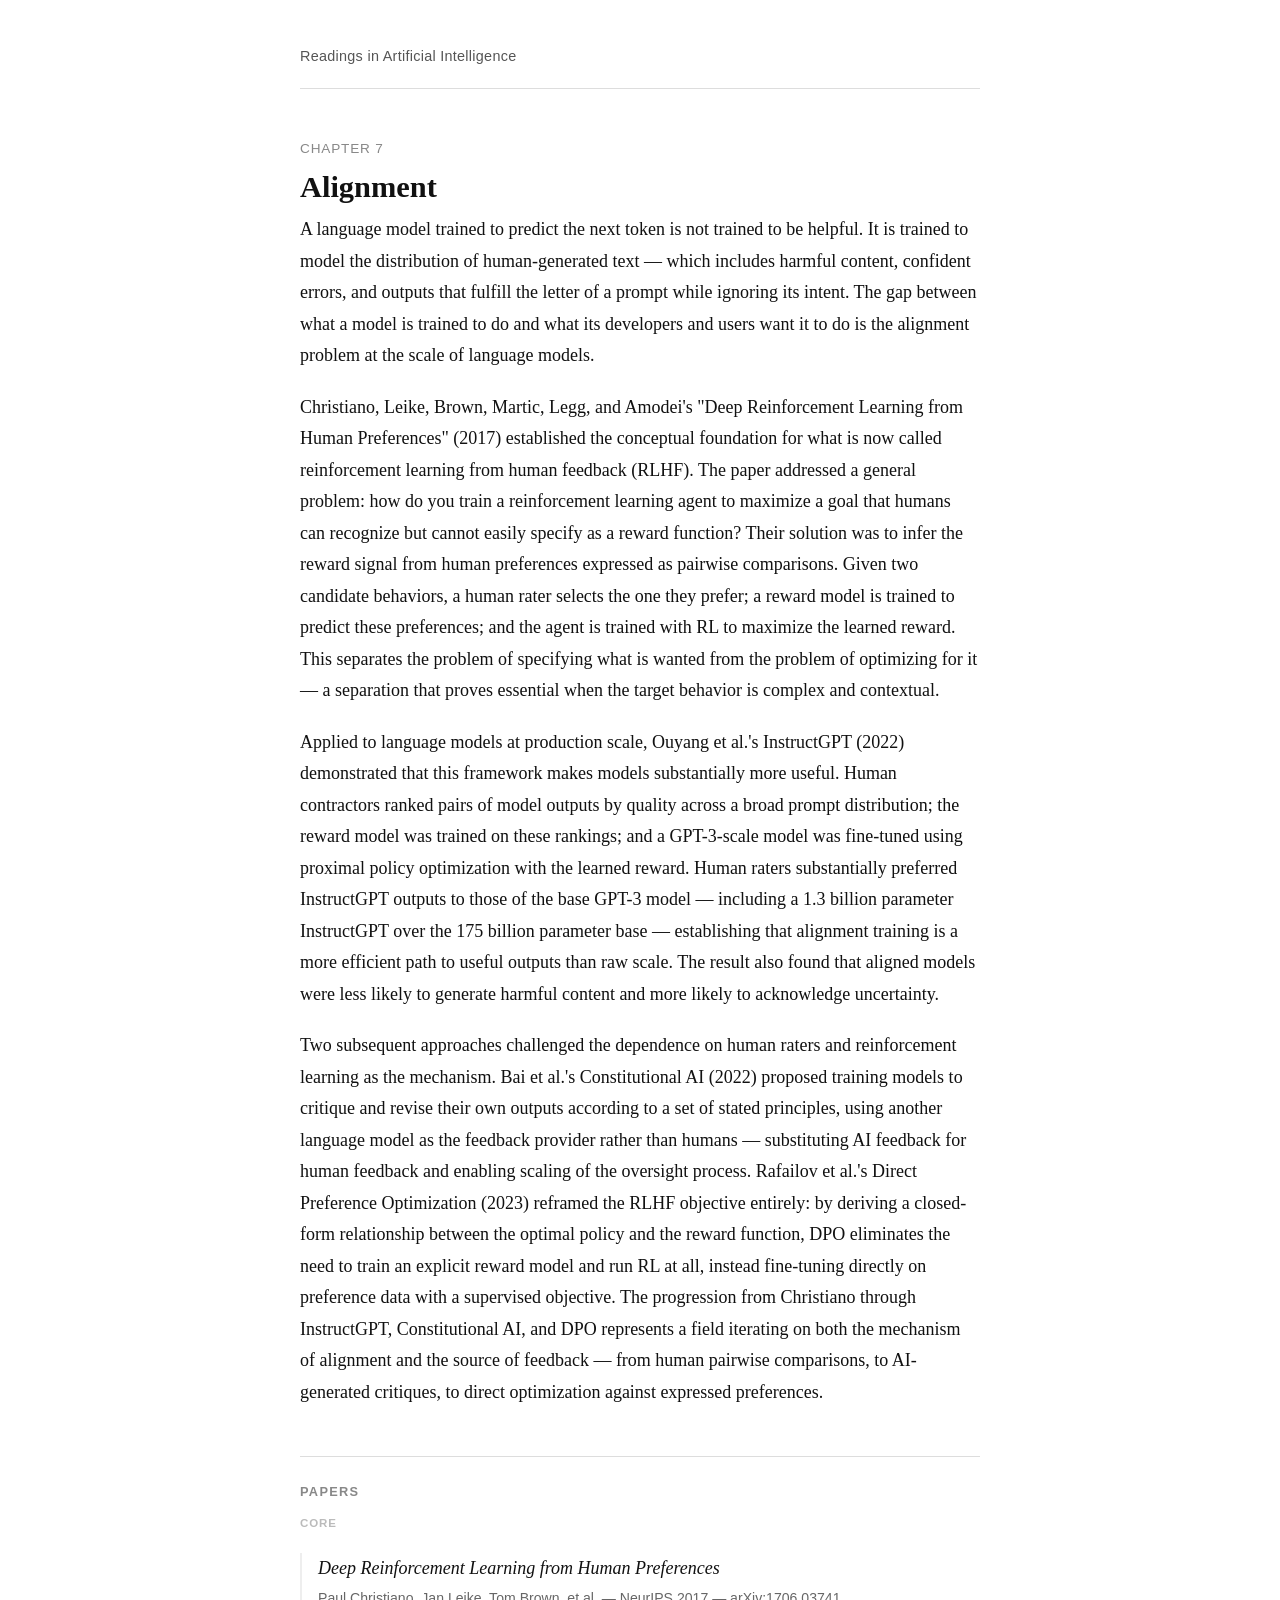
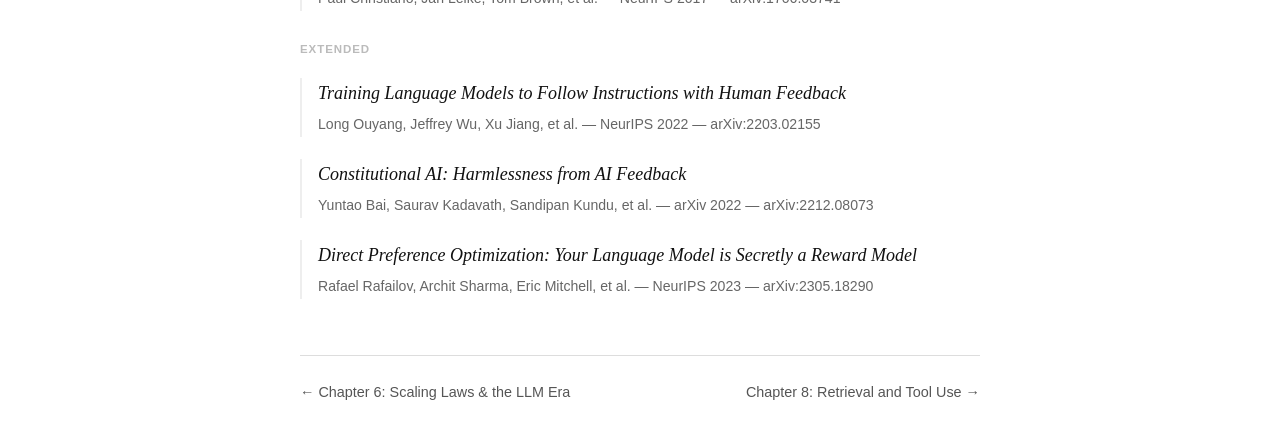
<file: chapters/07-alignment.html>
<!DOCTYPE html>
<html lang="en">
<head>
    <meta charset="UTF-8">
    <meta name="viewport" content="width=device-width, initial-scale=1.0">
    <meta name="description" content="Christiano et al.'s RLHF framework and how instruction tuning — via human feedback, AI feedback, and direct preference optimization — bridges capability and usefulness.">
    <title>7. Alignment — Readings in AI</title>
    <link rel="stylesheet" href="../style.css">
</head>
<body>
<div class="container">

    <header>
        <a href="../index.html">Readings in Artificial Intelligence</a>
    </header>

    <div class="chapter-number">Chapter 7</div>
    <h1>Alignment</h1>

    <p>A language model trained to predict the next token is not trained to be helpful. It is trained to model the distribution of human-generated text — which includes harmful content, confident errors, and outputs that fulfill the letter of a prompt while ignoring its intent. The gap between what a model is trained to do and what its developers and users want it to do is the alignment problem at the scale of language models.</p>

    <p>Christiano, Leike, Brown, Martic, Legg, and Amodei's "Deep Reinforcement Learning from Human Preferences" (2017) established the conceptual foundation for what is now called reinforcement learning from human feedback (RLHF). The paper addressed a general problem: how do you train a reinforcement learning agent to maximize a goal that humans can recognize but cannot easily specify as a reward function? Their solution was to infer the reward signal from human preferences expressed as pairwise comparisons. Given two candidate behaviors, a human rater selects the one they prefer; a reward model is trained to predict these preferences; and the agent is trained with RL to maximize the learned reward. This separates the problem of specifying what is wanted from the problem of optimizing for it — a separation that proves essential when the target behavior is complex and contextual.</p>

    <p>Applied to language models at production scale, Ouyang et al.'s InstructGPT (2022) demonstrated that this framework makes models substantially more useful. Human contractors ranked pairs of model outputs by quality across a broad prompt distribution; the reward model was trained on these rankings; and a GPT-3-scale model was fine-tuned using proximal policy optimization with the learned reward. Human raters substantially preferred InstructGPT outputs to those of the base GPT-3 model — including a 1.3 billion parameter InstructGPT over the 175 billion parameter base — establishing that alignment training is a more efficient path to useful outputs than raw scale. The result also found that aligned models were less likely to generate harmful content and more likely to acknowledge uncertainty.</p>

    <p>Two subsequent approaches challenged the dependence on human raters and reinforcement learning as the mechanism. Bai et al.'s Constitutional AI (2022) proposed training models to critique and revise their own outputs according to a set of stated principles, using another language model as the feedback provider rather than humans — substituting AI feedback for human feedback and enabling scaling of the oversight process. Rafailov et al.'s Direct Preference Optimization (2023) reframed the RLHF objective entirely: by deriving a closed-form relationship between the optimal policy and the reward function, DPO eliminates the need to train an explicit reward model and run RL at all, instead fine-tuning directly on preference data with a supervised objective. The progression from Christiano through InstructGPT, Constitutional AI, and DPO represents a field iterating on both the mechanism of alignment and the source of feedback — from human pairwise comparisons, to AI-generated critiques, to direct optimization against expressed preferences.</p>

    <div class="papers">
        <h2>Papers</h2>
        <h3>Core</h3>
        <ul class="paper-list">
            <li>
                <a href="https://arxiv.org/abs/1706.03741" rel="noopener noreferrer">
                    <span class="paper-title">Deep Reinforcement Learning from Human Preferences</span>
                </a>
                <span class="paper-meta">Paul Christiano, Jan Leike, Tom Brown, et al. — NeurIPS 2017 — arXiv:1706.03741</span>
            </li>
        </ul>
        <h3>Extended</h3>
        <ul class="paper-list">
            <li>
                <a href="../papers/07-instructgpt-ouyang-2022.pdf" rel="noopener noreferrer">
                    <span class="paper-title">Training Language Models to Follow Instructions with Human Feedback</span>
                </a>
                <span class="paper-meta">Long Ouyang, Jeffrey Wu, Xu Jiang, et al. — NeurIPS 2022 — arXiv:2203.02155</span>
            </li>
            <li>
                <a href="https://arxiv.org/abs/2212.08073" rel="noopener noreferrer">
                    <span class="paper-title">Constitutional AI: Harmlessness from AI Feedback</span>
                </a>
                <span class="paper-meta">Yuntao Bai, Saurav Kadavath, Sandipan Kundu, et al. — arXiv 2022 — arXiv:2212.08073</span>
            </li>
            <li>
                <a href="https://arxiv.org/abs/2305.18290" rel="noopener noreferrer">
                    <span class="paper-title">Direct Preference Optimization: Your Language Model is Secretly a Reward Model</span>
                </a>
                <span class="paper-meta">Rafael Rafailov, Archit Sharma, Eric Mitchell, et al. — NeurIPS 2023 — arXiv:2305.18290</span>
            </li>
        </ul>
    </div>

    <nav class="chapter-nav">
        <a href="06-scaling-llms.html">← Chapter 6: Scaling Laws &amp; the LLM Era</a>
        <a href="08-computer-vision.html">Chapter 8: Retrieval and Tool Use →</a>
    </nav>

</div>
</body>
</html>
</file>
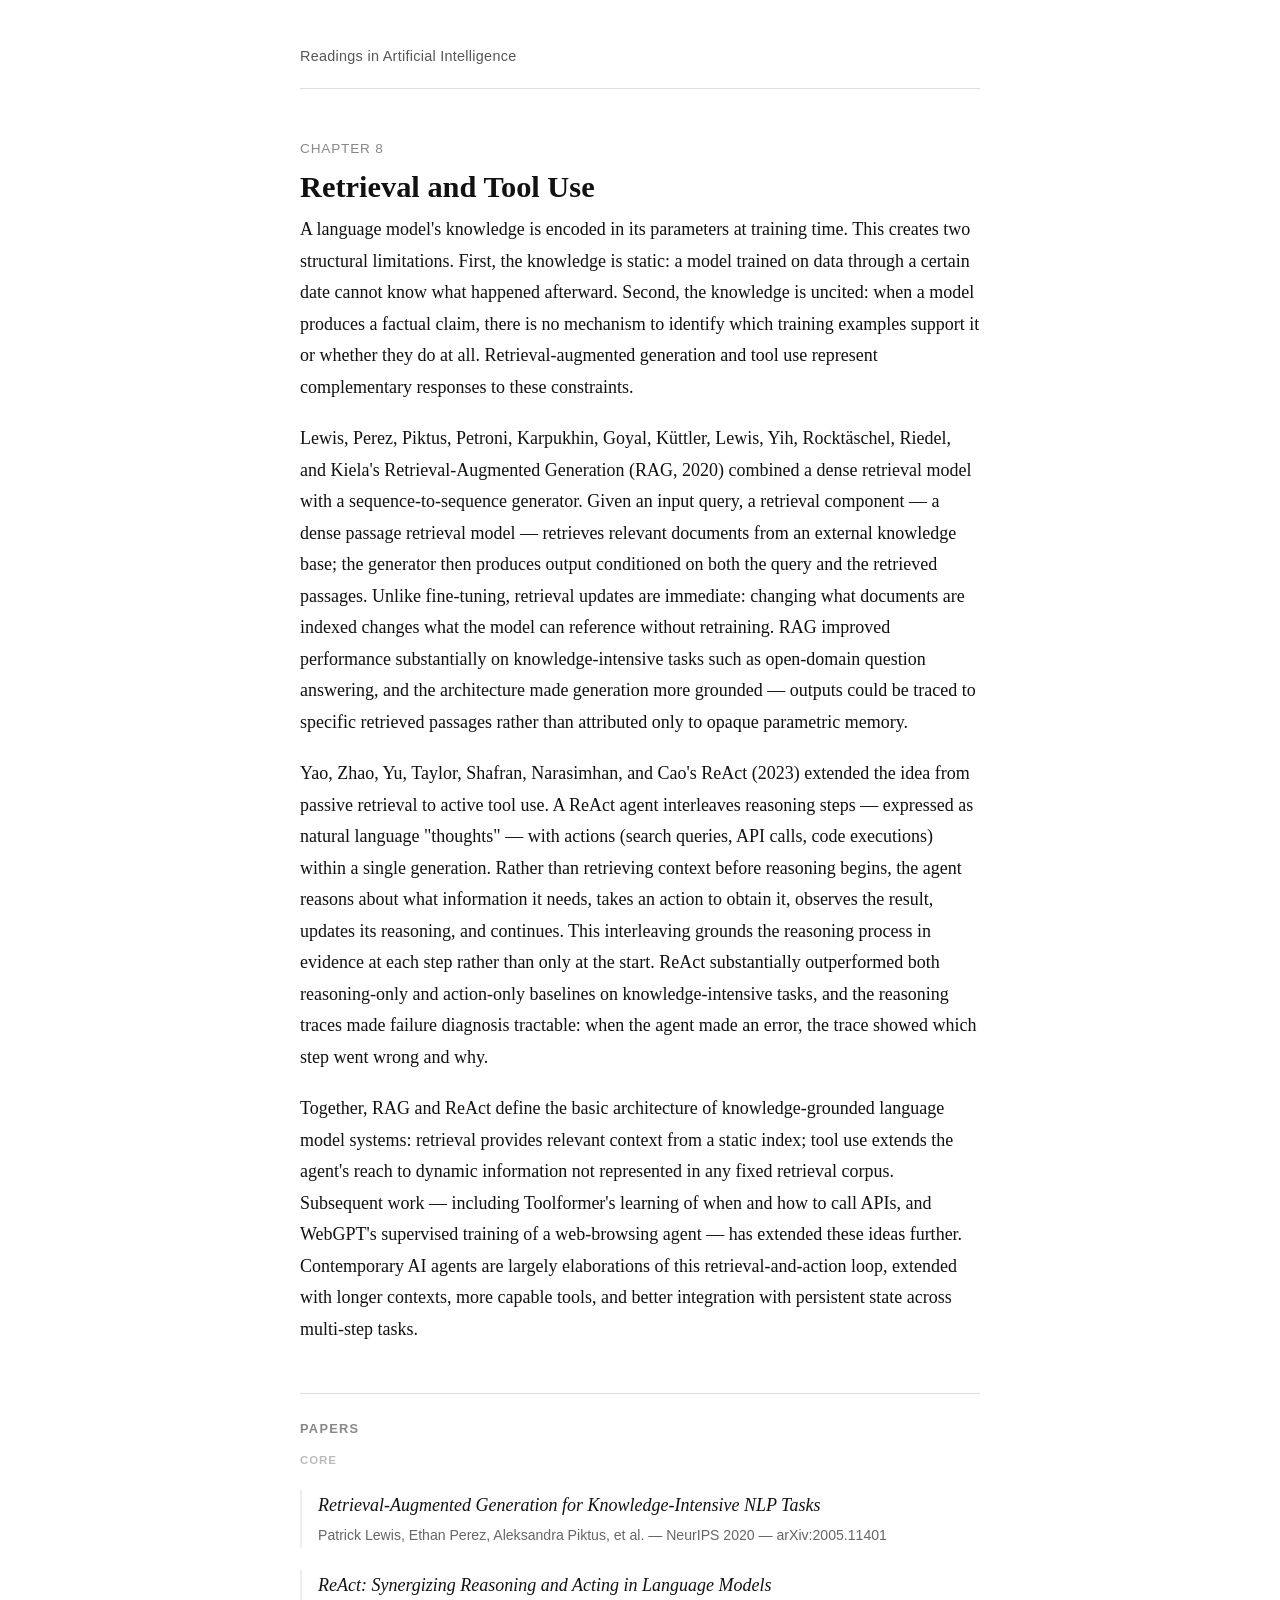
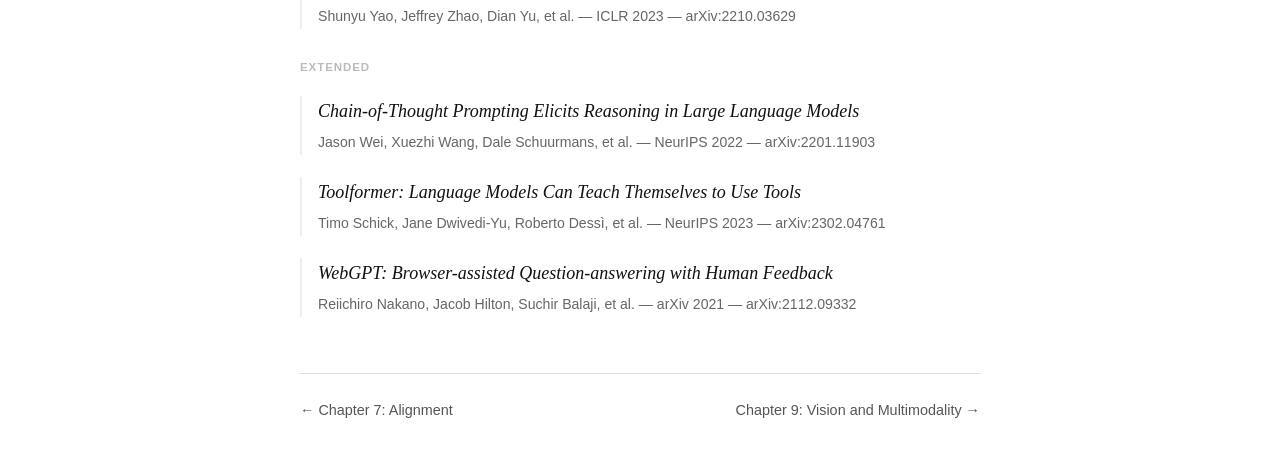
<file: chapters/08-computer-vision.html>
<!DOCTYPE html>
<html lang="en">
<head>
    <meta charset="UTF-8">
    <meta name="viewport" content="width=device-width, initial-scale=1.0">
    <meta name="description" content="RAG and ReAct — how retrieval-augmented generation and reasoning-action loops ground language models in dynamic, verifiable knowledge.">
    <title>8. Retrieval and Tool Use — Readings in AI</title>
    <link rel="stylesheet" href="../style.css">
</head>
<body>
<div class="container">

    <header>
        <a href="../index.html">Readings in Artificial Intelligence</a>
    </header>

    <div class="chapter-number">Chapter 8</div>
    <h1>Retrieval and Tool Use</h1>

    <p>A language model's knowledge is encoded in its parameters at training time. This creates two structural limitations. First, the knowledge is static: a model trained on data through a certain date cannot know what happened afterward. Second, the knowledge is uncited: when a model produces a factual claim, there is no mechanism to identify which training examples support it or whether they do at all. Retrieval-augmented generation and tool use represent complementary responses to these constraints.</p>

    <p>Lewis, Perez, Piktus, Petroni, Karpukhin, Goyal, Küttler, Lewis, Yih, Rocktäschel, Riedel, and Kiela's Retrieval-Augmented Generation (RAG, 2020) combined a dense retrieval model with a sequence-to-sequence generator. Given an input query, a retrieval component — a dense passage retrieval model — retrieves relevant documents from an external knowledge base; the generator then produces output conditioned on both the query and the retrieved passages. Unlike fine-tuning, retrieval updates are immediate: changing what documents are indexed changes what the model can reference without retraining. RAG improved performance substantially on knowledge-intensive tasks such as open-domain question answering, and the architecture made generation more grounded — outputs could be traced to specific retrieved passages rather than attributed only to opaque parametric memory.</p>

    <p>Yao, Zhao, Yu, Taylor, Shafran, Narasimhan, and Cao's ReAct (2023) extended the idea from passive retrieval to active tool use. A ReAct agent interleaves reasoning steps — expressed as natural language "thoughts" — with actions (search queries, API calls, code executions) within a single generation. Rather than retrieving context before reasoning begins, the agent reasons about what information it needs, takes an action to obtain it, observes the result, updates its reasoning, and continues. This interleaving grounds the reasoning process in evidence at each step rather than only at the start. ReAct substantially outperformed both reasoning-only and action-only baselines on knowledge-intensive tasks, and the reasoning traces made failure diagnosis tractable: when the agent made an error, the trace showed which step went wrong and why.</p>

    <p>Together, RAG and ReAct define the basic architecture of knowledge-grounded language model systems: retrieval provides relevant context from a static index; tool use extends the agent's reach to dynamic information not represented in any fixed retrieval corpus. Subsequent work — including Toolformer's learning of when and how to call APIs, and WebGPT's supervised training of a web-browsing agent — has extended these ideas further. Contemporary AI agents are largely elaborations of this retrieval-and-action loop, extended with longer contexts, more capable tools, and better integration with persistent state across multi-step tasks.</p>

    <div class="papers">
        <h2>Papers</h2>
        <h3>Core</h3>
        <ul class="paper-list">
            <li>
                <a href="https://arxiv.org/abs/2005.11401" rel="noopener noreferrer">
                    <span class="paper-title">Retrieval-Augmented Generation for Knowledge-Intensive NLP Tasks</span>
                </a>
                <span class="paper-meta">Patrick Lewis, Ethan Perez, Aleksandra Piktus, et al. — NeurIPS 2020 — arXiv:2005.11401</span>
            </li>
            <li>
                <a href="../papers/09-react-yao-2022.pdf" rel="noopener noreferrer">
                    <span class="paper-title">ReAct: Synergizing Reasoning and Acting in Language Models</span>
                </a>
                <span class="paper-meta">Shunyu Yao, Jeffrey Zhao, Dian Yu, et al. — ICLR 2023 — arXiv:2210.03629</span>
            </li>
        </ul>
        <h3>Extended</h3>
        <ul class="paper-list">
            <li>
                <a href="../papers/09-chain-of-thought-wei-2022.pdf" rel="noopener noreferrer">
                    <span class="paper-title">Chain-of-Thought Prompting Elicits Reasoning in Large Language Models</span>
                </a>
                <span class="paper-meta">Jason Wei, Xuezhi Wang, Dale Schuurmans, et al. — NeurIPS 2022 — arXiv:2201.11903</span>
            </li>
            <li>
                <a href="https://arxiv.org/abs/2302.04761" rel="noopener noreferrer">
                    <span class="paper-title">Toolformer: Language Models Can Teach Themselves to Use Tools</span>
                </a>
                <span class="paper-meta">Timo Schick, Jane Dwivedi-Yu, Roberto Dessì, et al. — NeurIPS 2023 — arXiv:2302.04761</span>
            </li>
            <li>
                <a href="https://arxiv.org/abs/2112.09332" rel="noopener noreferrer">
                    <span class="paper-title">WebGPT: Browser-assisted Question-answering with Human Feedback</span>
                </a>
                <span class="paper-meta">Reiichiro Nakano, Jacob Hilton, Suchir Balaji, et al. — arXiv 2021 — arXiv:2112.09332</span>
            </li>
        </ul>
    </div>

    <nav class="chapter-nav">
        <a href="07-alignment.html">← Chapter 7: Alignment</a>
        <a href="09-agentic-ai.html">Chapter 9: Vision and Multimodality →</a>
    </nav>

</div>
</body>
</html>
</file>
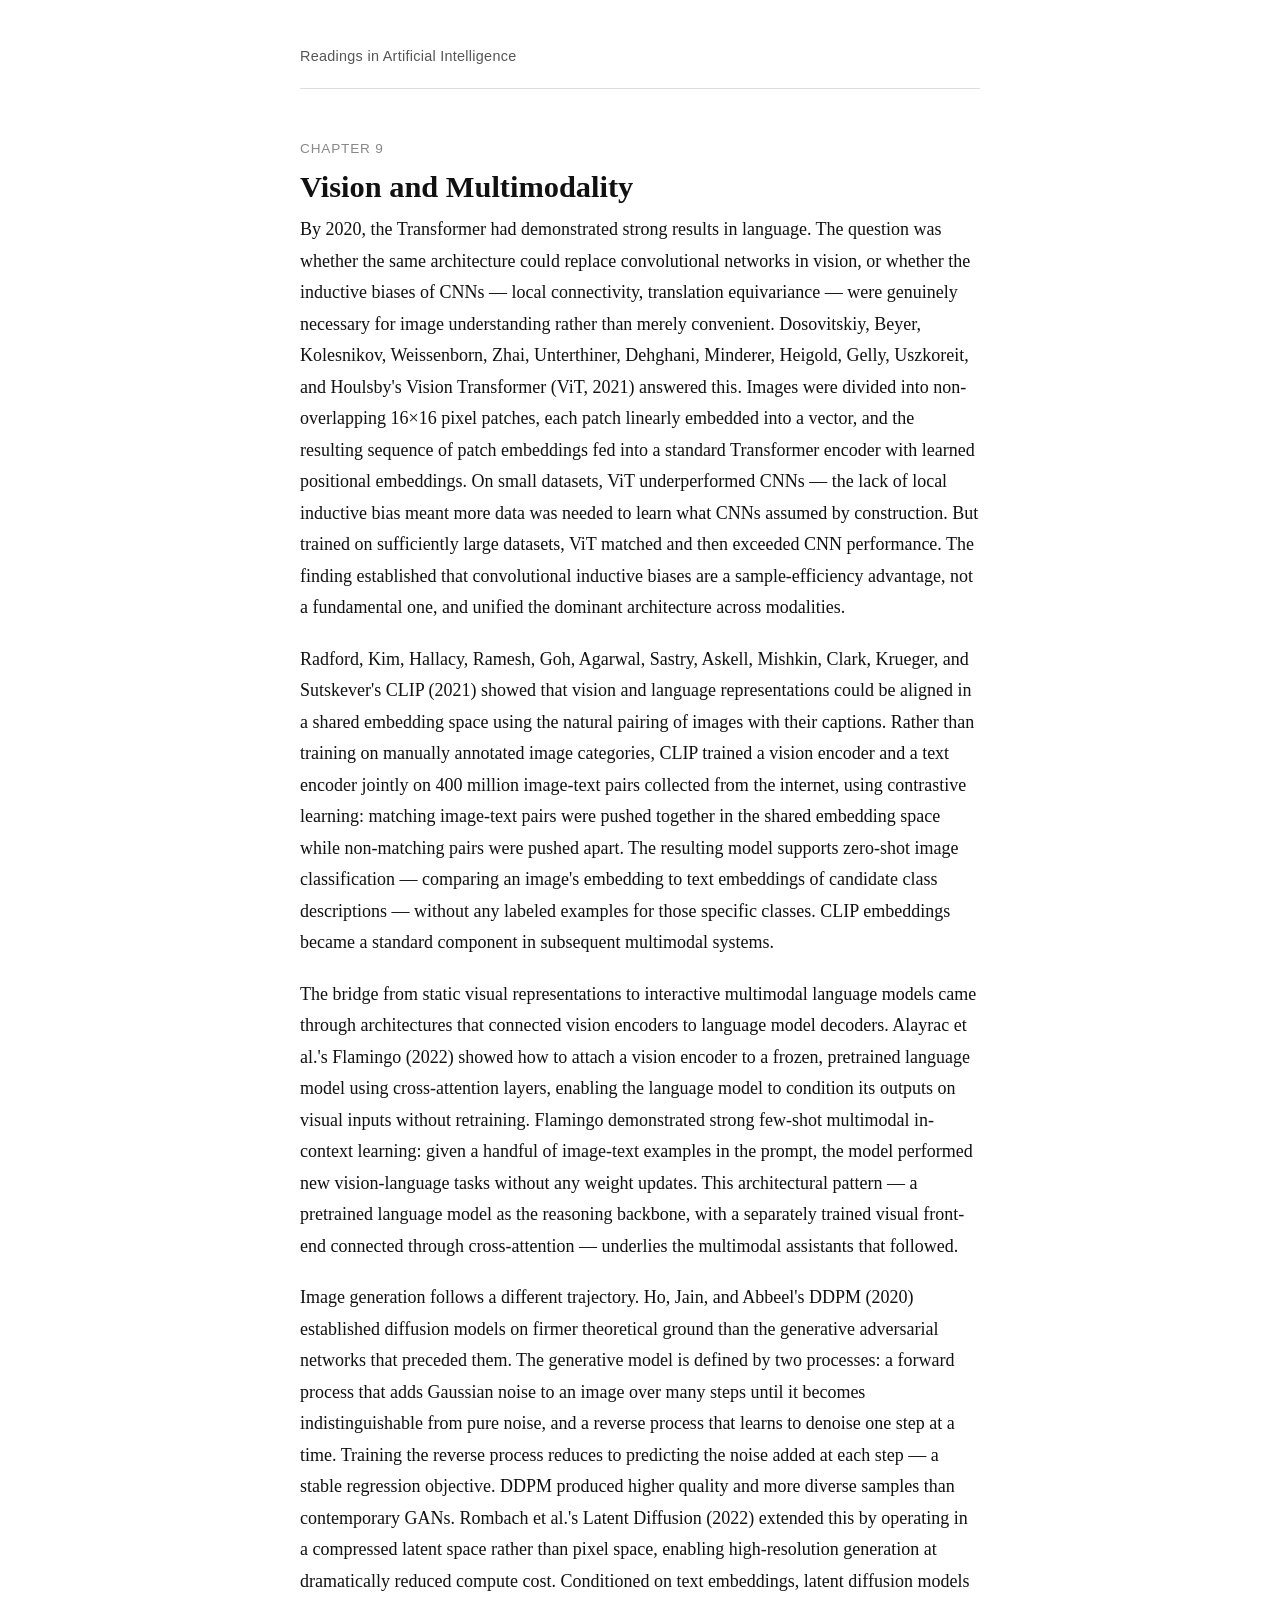
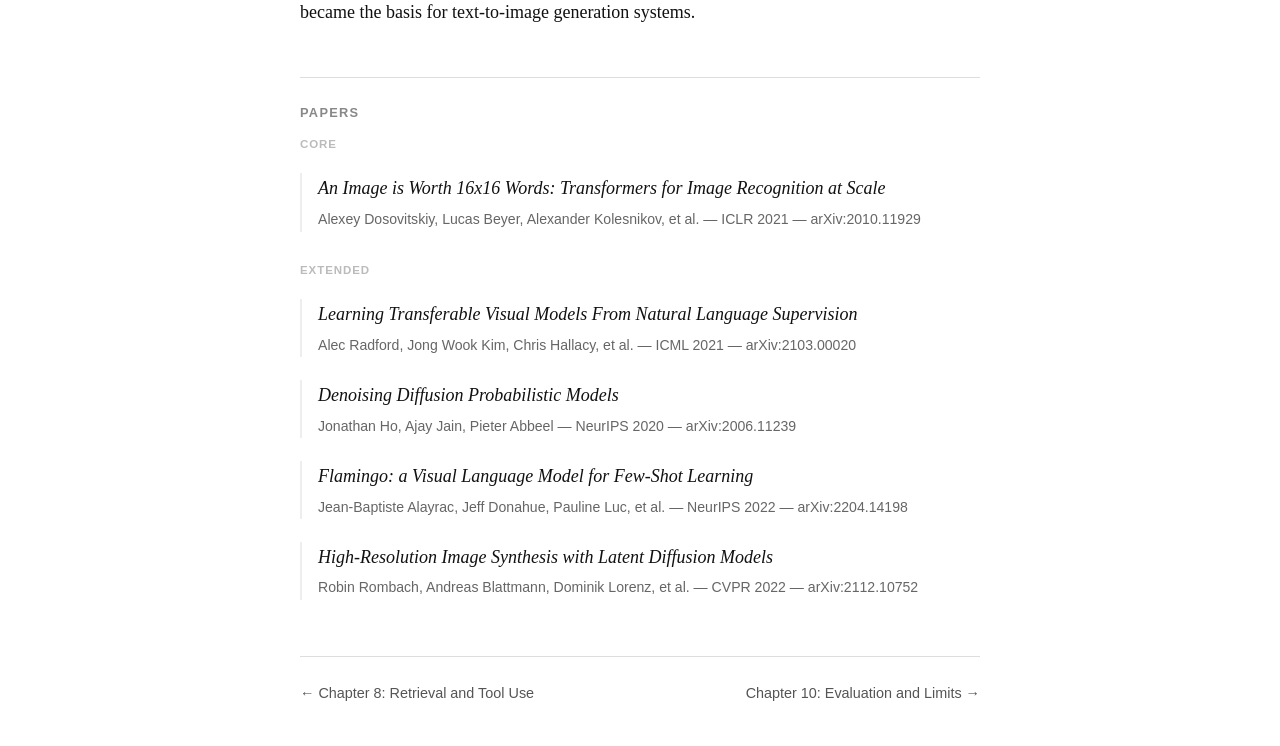
<file: chapters/09-agentic-ai.html>
<!DOCTYPE html>
<html lang="en">
<head>
    <meta charset="UTF-8">
    <meta name="viewport" content="width=device-width, initial-scale=1.0">
    <meta name="description" content="ViT, CLIP, DDPM, and Flamingo — how Transformers extended to vision, how vision and language were aligned, and how multimodal assistants were built.">
    <title>9. Vision and Multimodality — Readings in AI</title>
    <link rel="stylesheet" href="../style.css">
</head>
<body>
<div class="container">

    <header>
        <a href="../index.html">Readings in Artificial Intelligence</a>
    </header>

    <div class="chapter-number">Chapter 9</div>
    <h1>Vision and Multimodality</h1>

    <p>By 2020, the Transformer had demonstrated strong results in language. The question was whether the same architecture could replace convolutional networks in vision, or whether the inductive biases of CNNs — local connectivity, translation equivariance — were genuinely necessary for image understanding rather than merely convenient. Dosovitskiy, Beyer, Kolesnikov, Weissenborn, Zhai, Unterthiner, Dehghani, Minderer, Heigold, Gelly, Uszkoreit, and Houlsby's Vision Transformer (ViT, 2021) answered this. Images were divided into non-overlapping 16×16 pixel patches, each patch linearly embedded into a vector, and the resulting sequence of patch embeddings fed into a standard Transformer encoder with learned positional embeddings. On small datasets, ViT underperformed CNNs — the lack of local inductive bias meant more data was needed to learn what CNNs assumed by construction. But trained on sufficiently large datasets, ViT matched and then exceeded CNN performance. The finding established that convolutional inductive biases are a sample-efficiency advantage, not a fundamental one, and unified the dominant architecture across modalities.</p>

    <p>Radford, Kim, Hallacy, Ramesh, Goh, Agarwal, Sastry, Askell, Mishkin, Clark, Krueger, and Sutskever's CLIP (2021) showed that vision and language representations could be aligned in a shared embedding space using the natural pairing of images with their captions. Rather than training on manually annotated image categories, CLIP trained a vision encoder and a text encoder jointly on 400 million image-text pairs collected from the internet, using contrastive learning: matching image-text pairs were pushed together in the shared embedding space while non-matching pairs were pushed apart. The resulting model supports zero-shot image classification — comparing an image's embedding to text embeddings of candidate class descriptions — without any labeled examples for those specific classes. CLIP embeddings became a standard component in subsequent multimodal systems.</p>

    <p>The bridge from static visual representations to interactive multimodal language models came through architectures that connected vision encoders to language model decoders. Alayrac et al.'s Flamingo (2022) showed how to attach a vision encoder to a frozen, pretrained language model using cross-attention layers, enabling the language model to condition its outputs on visual inputs without retraining. Flamingo demonstrated strong few-shot multimodal in-context learning: given a handful of image-text examples in the prompt, the model performed new vision-language tasks without any weight updates. This architectural pattern — a pretrained language model as the reasoning backbone, with a separately trained visual front-end connected through cross-attention — underlies the multimodal assistants that followed.</p>

    <p>Image generation follows a different trajectory. Ho, Jain, and Abbeel's DDPM (2020) established diffusion models on firmer theoretical ground than the generative adversarial networks that preceded them. The generative model is defined by two processes: a forward process that adds Gaussian noise to an image over many steps until it becomes indistinguishable from pure noise, and a reverse process that learns to denoise one step at a time. Training the reverse process reduces to predicting the noise added at each step — a stable regression objective. DDPM produced higher quality and more diverse samples than contemporary GANs. Rombach et al.'s Latent Diffusion (2022) extended this by operating in a compressed latent space rather than pixel space, enabling high-resolution generation at dramatically reduced compute cost. Conditioned on text embeddings, latent diffusion models became the basis for text-to-image generation systems.</p>

    <div class="papers">
        <h2>Papers</h2>
        <h3>Core</h3>
        <ul class="paper-list">
            <li>
                <a href="../papers/08-vit-dosovitskiy-2020.pdf" rel="noopener noreferrer">
                    <span class="paper-title">An Image is Worth 16x16 Words: Transformers for Image Recognition at Scale</span>
                </a>
                <span class="paper-meta">Alexey Dosovitskiy, Lucas Beyer, Alexander Kolesnikov, et al. — ICLR 2021 — arXiv:2010.11929</span>
            </li>
        </ul>
        <h3>Extended</h3>
        <ul class="paper-list">
            <li>
                <a href="../papers/08-clip-radford-2021.pdf" rel="noopener noreferrer">
                    <span class="paper-title">Learning Transferable Visual Models From Natural Language Supervision</span>
                </a>
                <span class="paper-meta">Alec Radford, Jong Wook Kim, Chris Hallacy, et al. — ICML 2021 — arXiv:2103.00020</span>
            </li>
            <li>
                <a href="../papers/08-ddpm-ho-2020.pdf" rel="noopener noreferrer">
                    <span class="paper-title">Denoising Diffusion Probabilistic Models</span>
                </a>
                <span class="paper-meta">Jonathan Ho, Ajay Jain, Pieter Abbeel — NeurIPS 2020 — arXiv:2006.11239</span>
            </li>
            <li>
                <a href="https://arxiv.org/abs/2204.14198" rel="noopener noreferrer">
                    <span class="paper-title">Flamingo: a Visual Language Model for Few-Shot Learning</span>
                </a>
                <span class="paper-meta">Jean-Baptiste Alayrac, Jeff Donahue, Pauline Luc, et al. — NeurIPS 2022 — arXiv:2204.14198</span>
            </li>
            <li>
                <a href="https://arxiv.org/abs/2112.10752" rel="noopener noreferrer">
                    <span class="paper-title">High-Resolution Image Synthesis with Latent Diffusion Models</span>
                </a>
                <span class="paper-meta">Robin Rombach, Andreas Blattmann, Dominik Lorenz, et al. — CVPR 2022 — arXiv:2112.10752</span>
            </li>
        </ul>
    </div>

    <nav class="chapter-nav">
        <a href="08-computer-vision.html">← Chapter 8: Retrieval and Tool Use</a>
        <a href="10-limits-of-understanding.html">Chapter 10: Evaluation and Limits →</a>
    </nav>

</div>
</body>
</html>
</file>
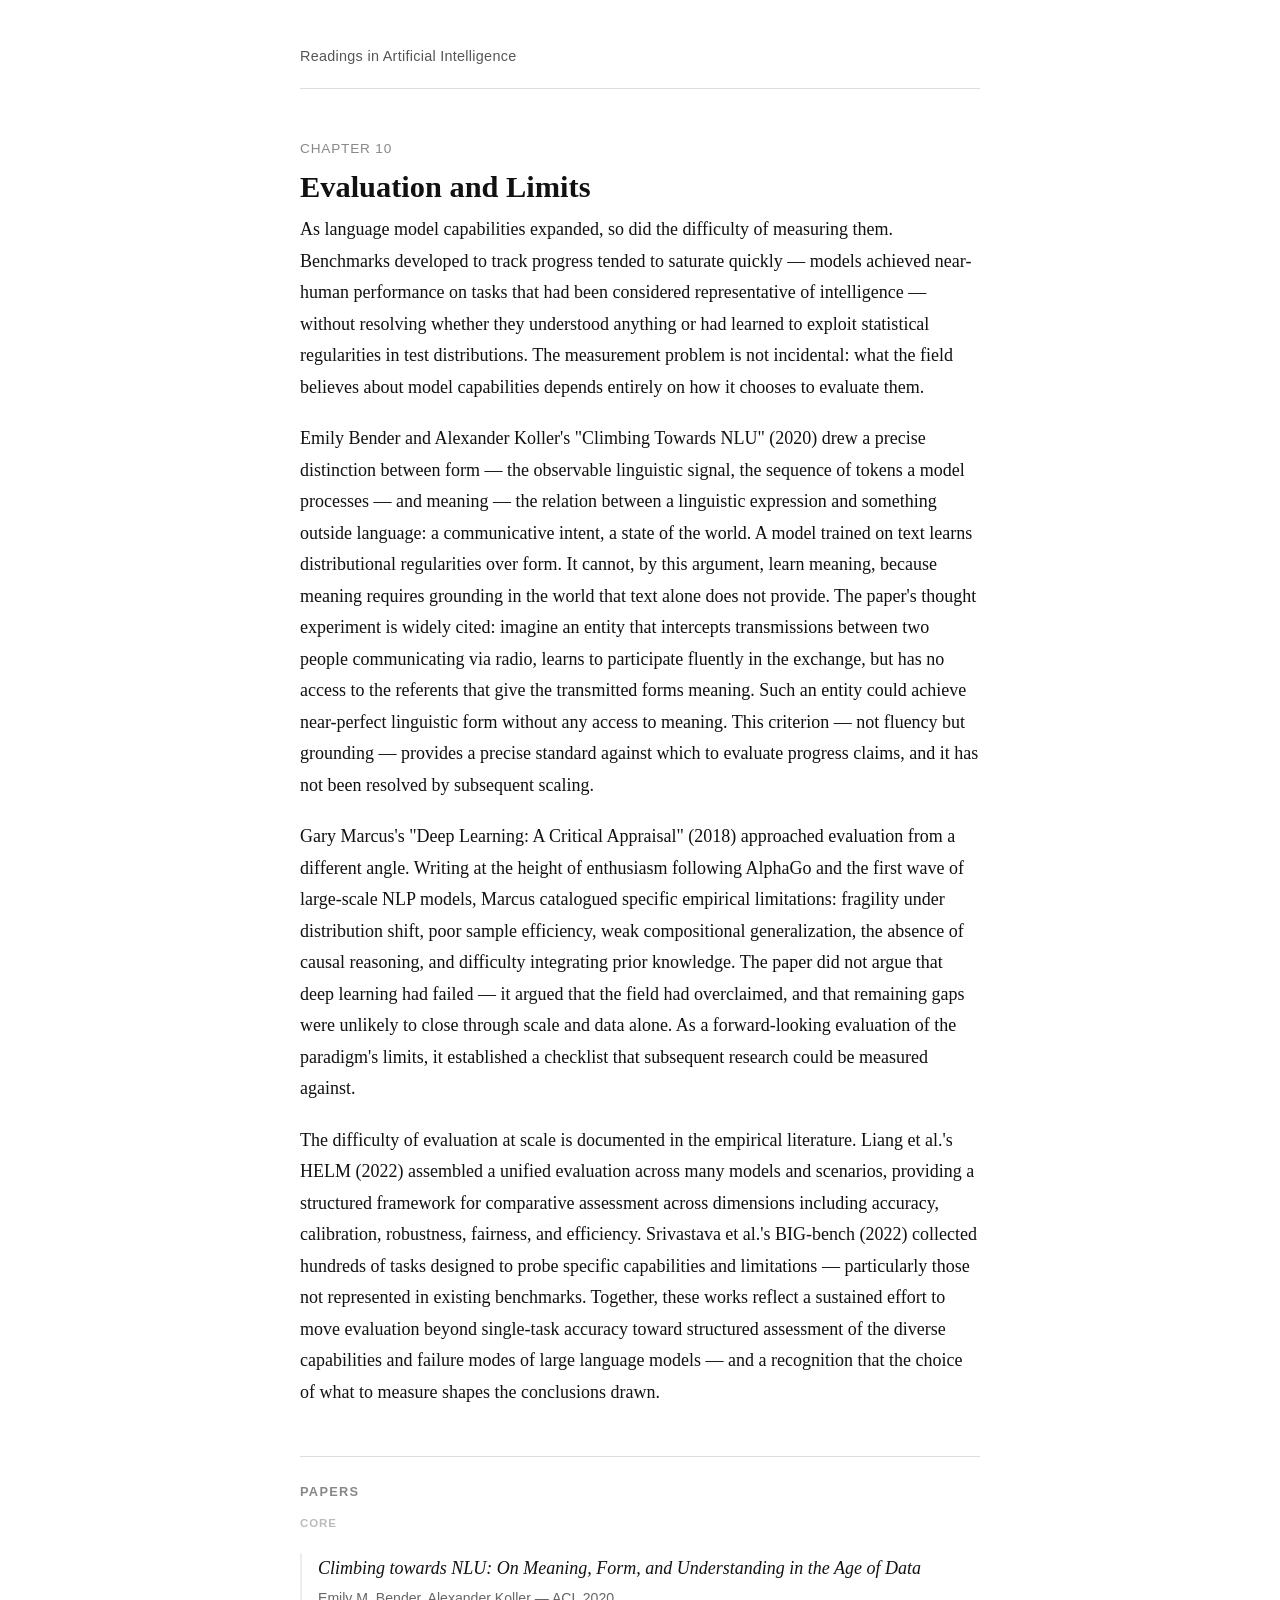
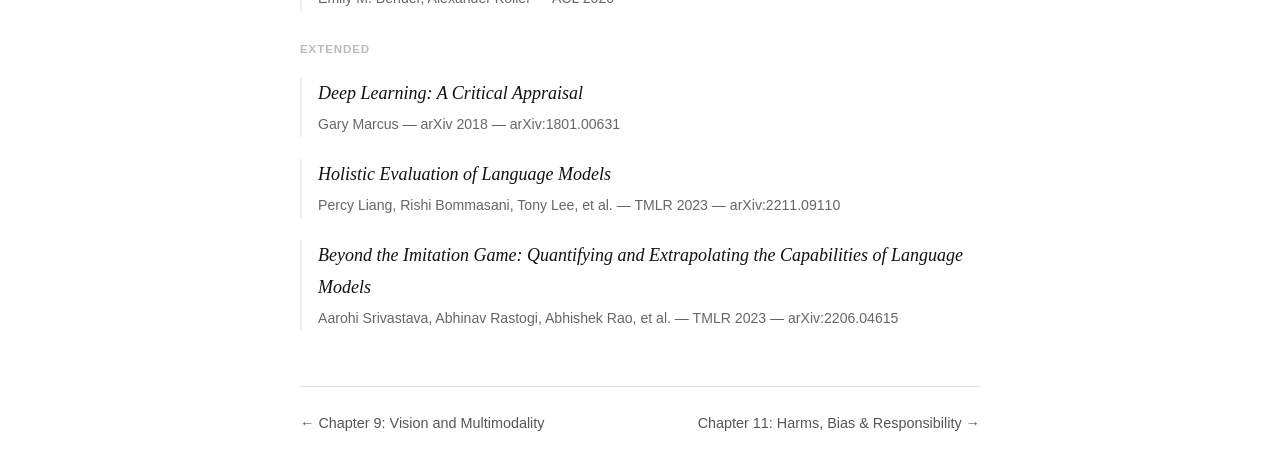
<file: chapters/10-limits-of-understanding.html>
<!DOCTYPE html>
<html lang="en">
<head>
    <meta charset="UTF-8">
    <meta name="viewport" content="width=device-width, initial-scale=1.0">
    <meta name="description" content="Bender and Koller on form versus meaning, Marcus on empirical limitations, and HELM and BIG-bench on the difficulty of evaluating capability at scale.">
    <title>10. Evaluation and Limits — Readings in AI</title>
    <link rel="stylesheet" href="../style.css">
</head>
<body>
<div class="container">

    <header>
        <a href="../index.html">Readings in Artificial Intelligence</a>
    </header>

    <div class="chapter-number">Chapter 10</div>
    <h1>Evaluation and Limits</h1>

    <p>As language model capabilities expanded, so did the difficulty of measuring them. Benchmarks developed to track progress tended to saturate quickly — models achieved near-human performance on tasks that had been considered representative of intelligence — without resolving whether they understood anything or had learned to exploit statistical regularities in test distributions. The measurement problem is not incidental: what the field believes about model capabilities depends entirely on how it chooses to evaluate them.</p>

    <p>Emily Bender and Alexander Koller's "Climbing Towards NLU" (2020) drew a precise distinction between form — the observable linguistic signal, the sequence of tokens a model processes — and meaning — the relation between a linguistic expression and something outside language: a communicative intent, a state of the world. A model trained on text learns distributional regularities over form. It cannot, by this argument, learn meaning, because meaning requires grounding in the world that text alone does not provide. The paper's thought experiment is widely cited: imagine an entity that intercepts transmissions between two people communicating via radio, learns to participate fluently in the exchange, but has no access to the referents that give the transmitted forms meaning. Such an entity could achieve near-perfect linguistic form without any access to meaning. This criterion — not fluency but grounding — provides a precise standard against which to evaluate progress claims, and it has not been resolved by subsequent scaling.</p>

    <p>Gary Marcus's "Deep Learning: A Critical Appraisal" (2018) approached evaluation from a different angle. Writing at the height of enthusiasm following AlphaGo and the first wave of large-scale NLP models, Marcus catalogued specific empirical limitations: fragility under distribution shift, poor sample efficiency, weak compositional generalization, the absence of causal reasoning, and difficulty integrating prior knowledge. The paper did not argue that deep learning had failed — it argued that the field had overclaimed, and that remaining gaps were unlikely to close through scale and data alone. As a forward-looking evaluation of the paradigm's limits, it established a checklist that subsequent research could be measured against.</p>

    <p>The difficulty of evaluation at scale is documented in the empirical literature. Liang et al.'s HELM (2022) assembled a unified evaluation across many models and scenarios, providing a structured framework for comparative assessment across dimensions including accuracy, calibration, robustness, fairness, and efficiency. Srivastava et al.'s BIG-bench (2022) collected hundreds of tasks designed to probe specific capabilities and limitations — particularly those not represented in existing benchmarks. Together, these works reflect a sustained effort to move evaluation beyond single-task accuracy toward structured assessment of the diverse capabilities and failure modes of large language models — and a recognition that the choice of what to measure shapes the conclusions drawn.</p>

    <div class="papers">
        <h2>Papers</h2>
        <h3>Core</h3>
        <ul class="paper-list">
            <li>
                <a href="../papers/10-climbing-nlu-bender-2020.pdf" rel="noopener noreferrer">
                    <span class="paper-title">Climbing towards NLU: On Meaning, Form, and Understanding in the Age of Data</span>
                </a>
                <span class="paper-meta">Emily M. Bender, Alexander Koller — ACL 2020</span>
            </li>
        </ul>
        <h3>Extended</h3>
        <ul class="paper-list">
            <li>
                <a href="../papers/10-critical-appraisal-marcus-2018.pdf" rel="noopener noreferrer">
                    <span class="paper-title">Deep Learning: A Critical Appraisal</span>
                </a>
                <span class="paper-meta">Gary Marcus — arXiv 2018 — arXiv:1801.00631</span>
            </li>
            <li>
                <a href="https://arxiv.org/abs/2211.09110" rel="noopener noreferrer">
                    <span class="paper-title">Holistic Evaluation of Language Models</span>
                </a>
                <span class="paper-meta">Percy Liang, Rishi Bommasani, Tony Lee, et al. — TMLR 2023 — arXiv:2211.09110</span>
            </li>
            <li>
                <a href="https://arxiv.org/abs/2206.04615" rel="noopener noreferrer">
                    <span class="paper-title">Beyond the Imitation Game: Quantifying and Extrapolating the Capabilities of Language Models</span>
                </a>
                <span class="paper-meta">Aarohi Srivastava, Abhinav Rastogi, Abhishek Rao, et al. — TMLR 2023 — arXiv:2206.04615</span>
            </li>
        </ul>
    </div>

    <nav class="chapter-nav">
        <a href="09-agentic-ai.html">← Chapter 9: Vision and Multimodality</a>
        <a href="11-harms-and-responsibility.html">Chapter 11: Harms, Bias &amp; Responsibility →</a>
    </nav>

</div>
</body>
</html>
</file>
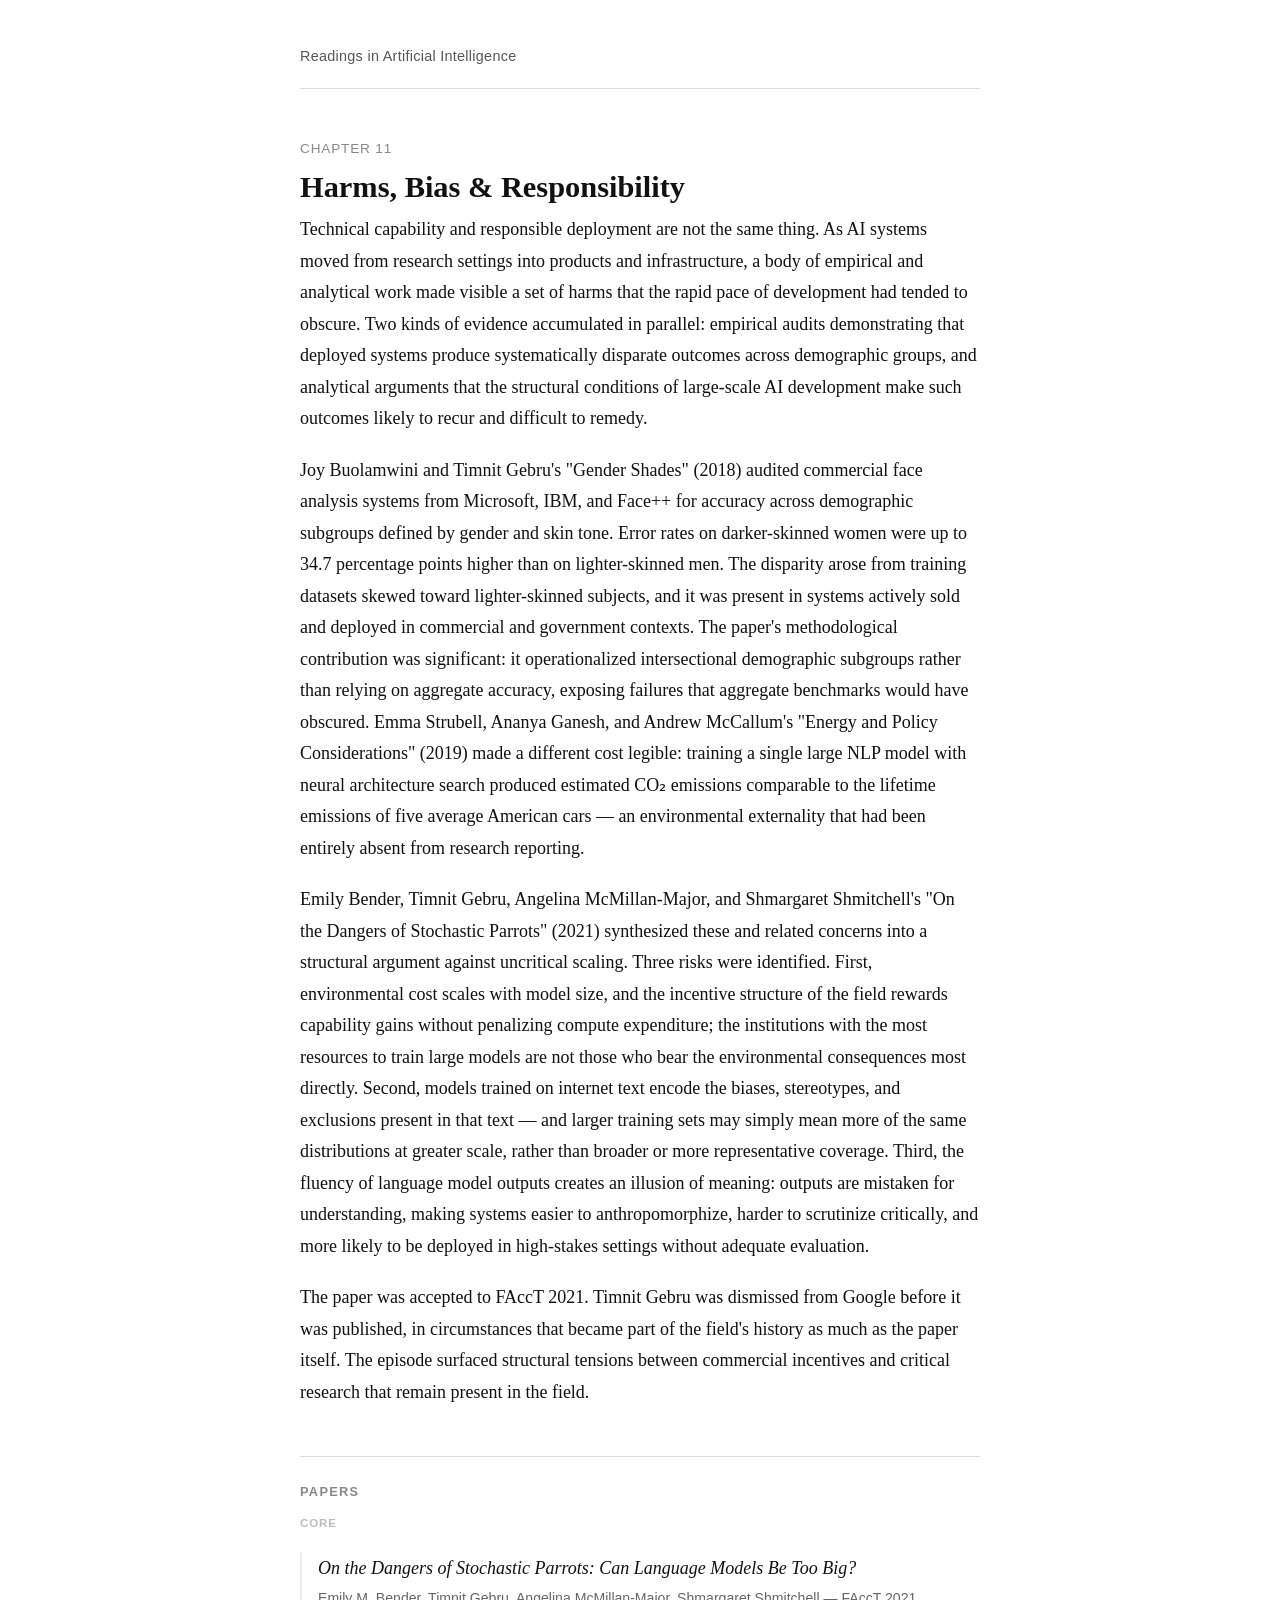
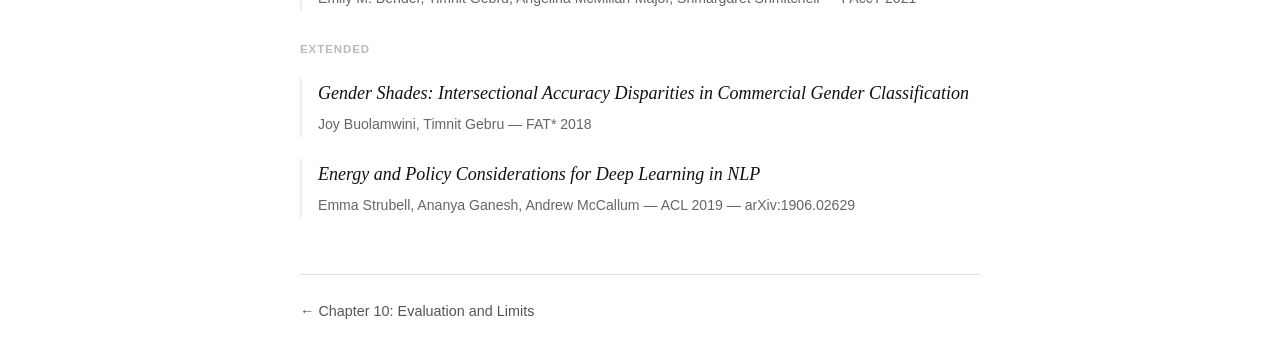
<file: chapters/11-harms-and-responsibility.html>
<!DOCTYPE html>
<html lang="en">
<head>
    <meta charset="UTF-8">
    <meta name="viewport" content="width=device-width, initial-scale=1.0">
    <meta name="description" content="Stochastic Parrots, Gender Shades, and Strubell et al. on the structural risks, empirical biases, and environmental costs of large language models.">
    <title>11. Harms, Bias &amp; Responsibility — Readings in AI</title>
    <link rel="stylesheet" href="../style.css">
</head>
<body>
<div class="container">

    <header>
        <a href="../index.html">Readings in Artificial Intelligence</a>
    </header>

    <div class="chapter-number">Chapter 11</div>
    <h1>Harms, Bias &amp; Responsibility</h1>

    <p>Technical capability and responsible deployment are not the same thing. As AI systems moved from research settings into products and infrastructure, a body of empirical and analytical work made visible a set of harms that the rapid pace of development had tended to obscure. Two kinds of evidence accumulated in parallel: empirical audits demonstrating that deployed systems produce systematically disparate outcomes across demographic groups, and analytical arguments that the structural conditions of large-scale AI development make such outcomes likely to recur and difficult to remedy.</p>

    <p>Joy Buolamwini and Timnit Gebru's "Gender Shades" (2018) audited commercial face analysis systems from Microsoft, IBM, and Face++ for accuracy across demographic subgroups defined by gender and skin tone. Error rates on darker-skinned women were up to 34.7 percentage points higher than on lighter-skinned men. The disparity arose from training datasets skewed toward lighter-skinned subjects, and it was present in systems actively sold and deployed in commercial and government contexts. The paper's methodological contribution was significant: it operationalized intersectional demographic subgroups rather than relying on aggregate accuracy, exposing failures that aggregate benchmarks would have obscured. Emma Strubell, Ananya Ganesh, and Andrew McCallum's "Energy and Policy Considerations" (2019) made a different cost legible: training a single large NLP model with neural architecture search produced estimated CO₂ emissions comparable to the lifetime emissions of five average American cars — an environmental externality that had been entirely absent from research reporting.</p>

    <p>Emily Bender, Timnit Gebru, Angelina McMillan-Major, and Shmargaret Shmitchell's "On the Dangers of Stochastic Parrots" (2021) synthesized these and related concerns into a structural argument against uncritical scaling. Three risks were identified. First, environmental cost scales with model size, and the incentive structure of the field rewards capability gains without penalizing compute expenditure; the institutions with the most resources to train large models are not those who bear the environmental consequences most directly. Second, models trained on internet text encode the biases, stereotypes, and exclusions present in that text — and larger training sets may simply mean more of the same distributions at greater scale, rather than broader or more representative coverage. Third, the fluency of language model outputs creates an illusion of meaning: outputs are mistaken for understanding, making systems easier to anthropomorphize, harder to scrutinize critically, and more likely to be deployed in high-stakes settings without adequate evaluation.</p>

    <p>The paper was accepted to FAccT 2021. Timnit Gebru was dismissed from Google before it was published, in circumstances that became part of the field's history as much as the paper itself. The episode surfaced structural tensions between commercial incentives and critical research that remain present in the field.</p>

    <div class="papers">
        <h2>Papers</h2>
        <h3>Core</h3>
        <ul class="paper-list">
            <li>
                <a href="../papers/11-stochastic-parrots-bender-2021.pdf" rel="noopener noreferrer">
                    <span class="paper-title">On the Dangers of Stochastic Parrots: Can Language Models Be Too Big?</span>
                </a>
                <span class="paper-meta">Emily M. Bender, Timnit Gebru, Angelina McMillan-Major, Shmargaret Shmitchell — FAccT 2021</span>
            </li>
        </ul>
        <h3>Extended</h3>
        <ul class="paper-list">
            <li>
                <a href="../papers/11-gender-shades-buolamwini-2018.pdf" rel="noopener noreferrer">
                    <span class="paper-title">Gender Shades: Intersectional Accuracy Disparities in Commercial Gender Classification</span>
                </a>
                <span class="paper-meta">Joy Buolamwini, Timnit Gebru — FAT* 2018</span>
            </li>
            <li>
                <a href="../papers/11-energy-nlp-strubell-2019.pdf" rel="noopener noreferrer">
                    <span class="paper-title">Energy and Policy Considerations for Deep Learning in NLP</span>
                </a>
                <span class="paper-meta">Emma Strubell, Ananya Ganesh, Andrew McCallum — ACL 2019 — arXiv:1906.02629</span>
            </li>
        </ul>
    </div>

    <nav class="chapter-nav">
        <a href="10-limits-of-understanding.html">← Chapter 10: Evaluation and Limits</a>
        <span class="nav-placeholder"></span>
    </nav>

</div>
</body>
</html>
</file>
<file: style.css>
*, *::before, *::after { box-sizing: border-box; margin: 0; padding: 0; }

body {
    font-family: Georgia, 'Times New Roman', serif;
    font-size: 18px;
    line-height: 1.75;
    color: #111;
    background: #fff;
    padding: 2.5rem 1rem;
}

.container {
    max-width: 680px;
    margin: 0 auto;
}

header {
    margin-bottom: 3rem;
    padding-bottom: 1rem;
    border-bottom: 1px solid #ddd;
}

header a {
    text-decoration: none;
    color: #555;
    font-family: -apple-system, BlinkMacSystemFont, 'Segoe UI', sans-serif;
    font-size: 0.9rem;
    letter-spacing: 0.02em;
}

header a:hover { color: #111; }

h1 {
    font-size: 1.9rem;
    line-height: 1.3;
    margin-bottom: 0.4rem;
}

h2 {
    font-family: -apple-system, BlinkMacSystemFont, 'Segoe UI', sans-serif;
    font-size: 1.15rem;
    font-weight: 600;
    margin-top: 2.5rem;
    margin-bottom: 0.6rem;
}

.chapter-number {
    font-family: -apple-system, BlinkMacSystemFont, 'Segoe UI', sans-serif;
    font-size: 0.85rem;
    color: #888;
    margin-bottom: 0.5rem;
    text-transform: uppercase;
    letter-spacing: 0.06em;
}

p { margin-bottom: 1.25rem; }

a { color: #111; }
a:hover { color: #555; }

.intro { margin-bottom: 2.5rem; }

/* Table of contents */
.toc {
    list-style: none;
    margin-top: 0.5rem;
}

.toc li {
    display: flex;
    align-items: baseline;
    gap: 0.8rem;
    margin-bottom: 0.7rem;
    font-family: -apple-system, BlinkMacSystemFont, 'Segoe UI', sans-serif;
    font-size: 1rem;
}

.toc-number {
    color: #aaa;
    min-width: 1.5rem;
    font-size: 0.85rem;
}

.toc a {
    text-decoration: none;
    color: #111;
}

.toc a:hover { text-decoration: underline; }

/* Papers section */
.papers {
    margin-top: 3rem;
    padding-top: 1.5rem;
    border-top: 1px solid #ddd;
}

.papers h2 {
    margin-top: 0;
    font-size: 0.8rem;
    text-transform: uppercase;
    letter-spacing: 0.1em;
    color: #888;
    font-weight: 600;
}

.papers h3 {
    font-family: -apple-system, BlinkMacSystemFont, 'Segoe UI', sans-serif;
    font-size: 0.72rem;
    text-transform: uppercase;
    letter-spacing: 0.08em;
    color: #bbb;
    font-weight: 600;
    margin-top: 1.75rem;
    margin-bottom: 0;
}

.papers h3:first-of-type {
    margin-top: 0.5rem;
}

.paper-list {
    list-style: none;
    margin-top: 1.2rem;
}

.paper-list li {
    margin-bottom: 1.4rem;
    padding-left: 1rem;
    border-left: 2px solid #eee;
}

.paper-list .paper-title {
    font-style: italic;
}

.paper-list .paper-meta {
    display: block;
    font-size: 0.88rem;
    color: #666;
    font-family: -apple-system, BlinkMacSystemFont, 'Segoe UI', sans-serif;
    margin-top: 0.15rem;
}

.paper-list a {
    text-decoration: none;
}

.paper-list a:hover { text-decoration: underline; }

/* Chapter navigation */
nav.chapter-nav {
    margin-top: 3.5rem;
    padding-top: 1.5rem;
    border-top: 1px solid #ddd;
    display: flex;
    justify-content: space-between;
    font-family: -apple-system, BlinkMacSystemFont, 'Segoe UI', sans-serif;
    font-size: 0.9rem;
}

nav.chapter-nav a {
    text-decoration: none;
    color: #555;
}

nav.chapter-nav a:hover { color: #111; }
nav.chapter-nav .nav-placeholder { display: block; }

footer {
    margin-top: 4rem;
    padding-top: 1rem;
    border-top: 1px solid #ddd;
    font-size: 0.85rem;
    color: #888;
    font-family: -apple-system, BlinkMacSystemFont, 'Segoe UI', sans-serif;
}

footer a { color: #888; }
footer a:hover { color: #111; }
</file>
